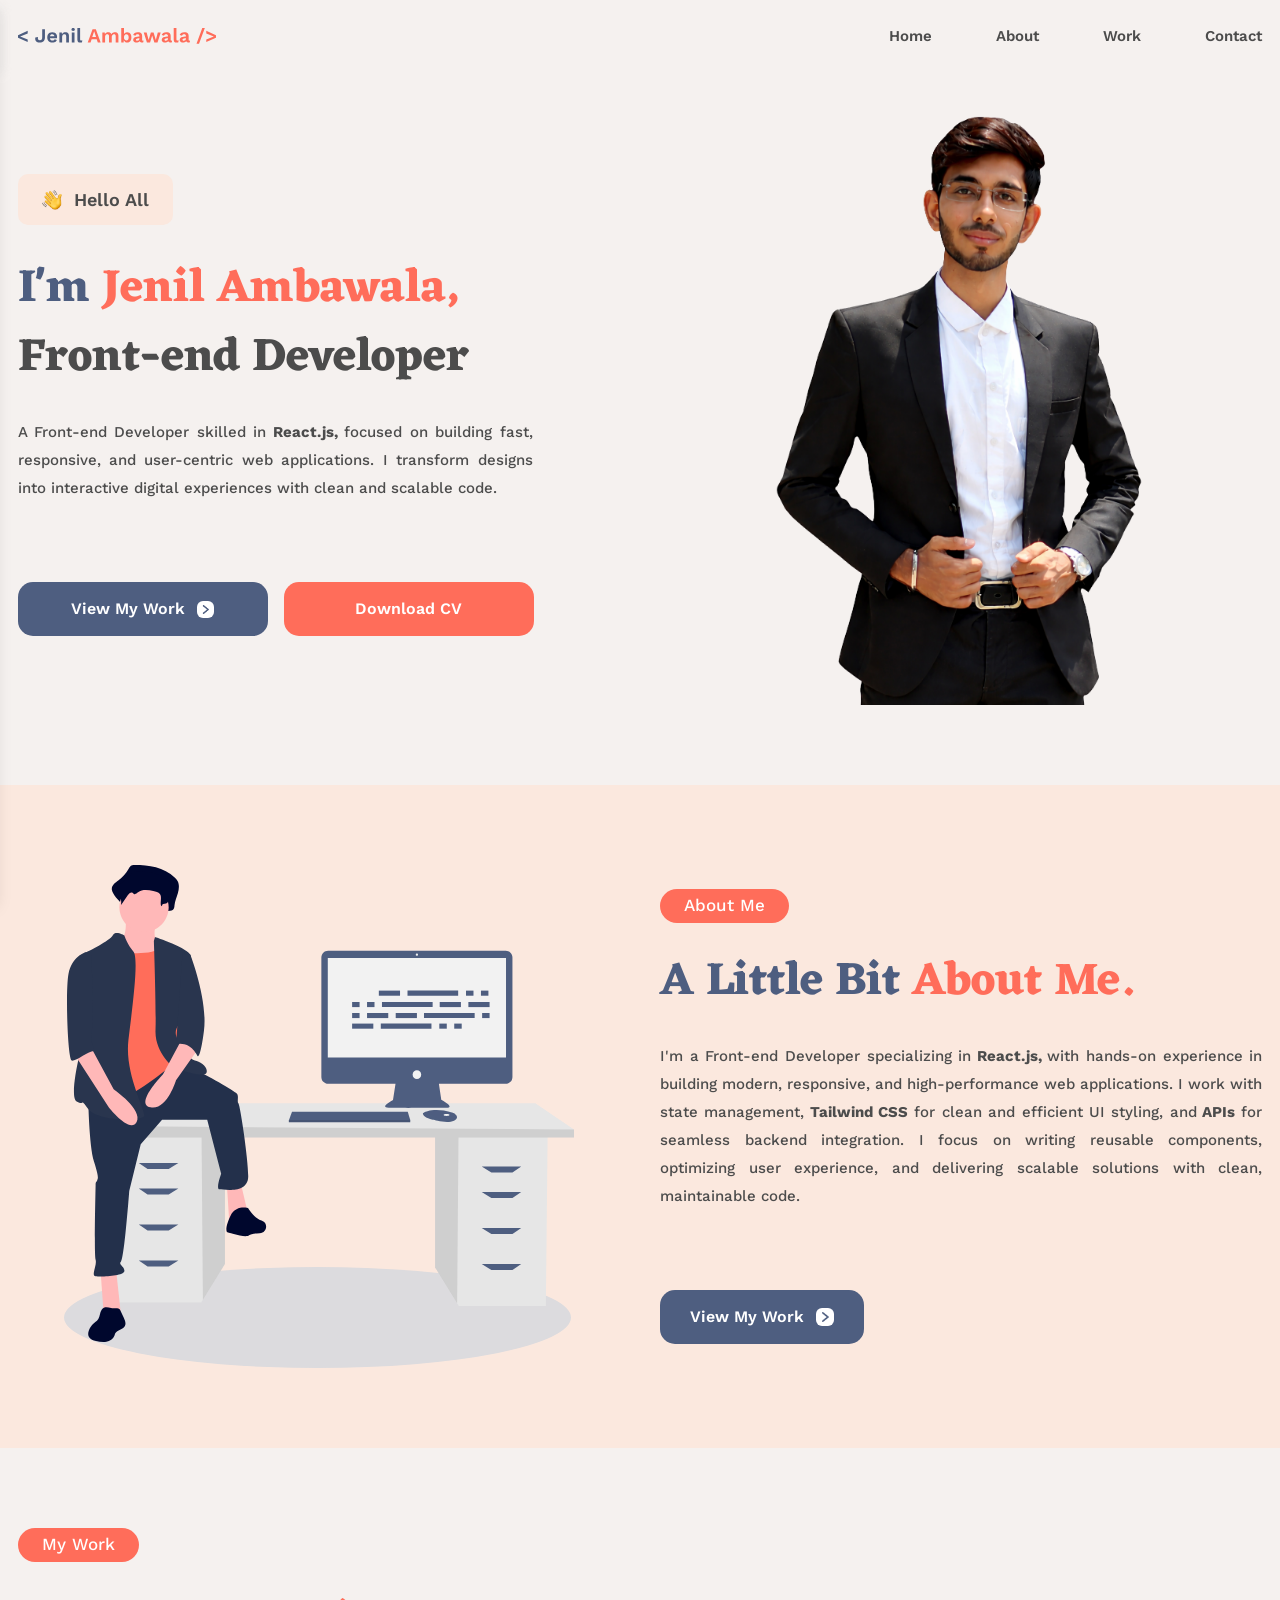
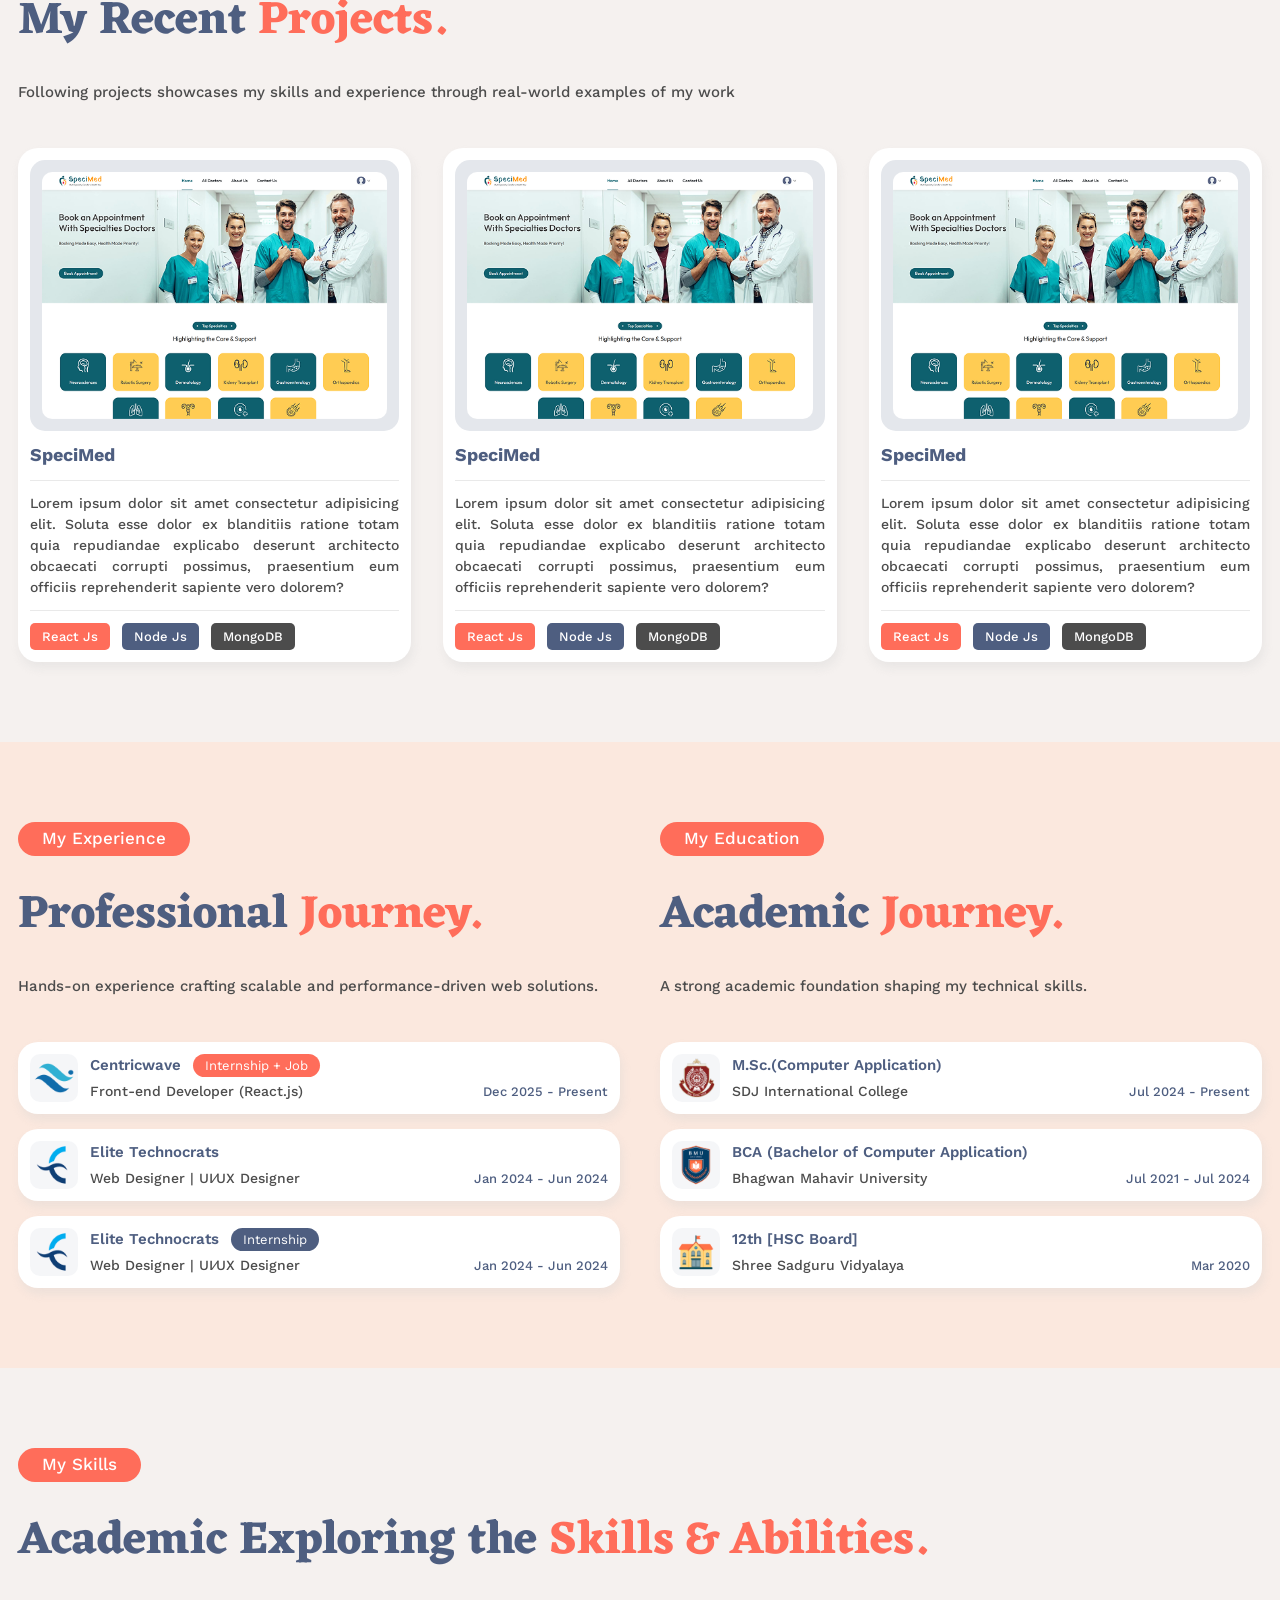
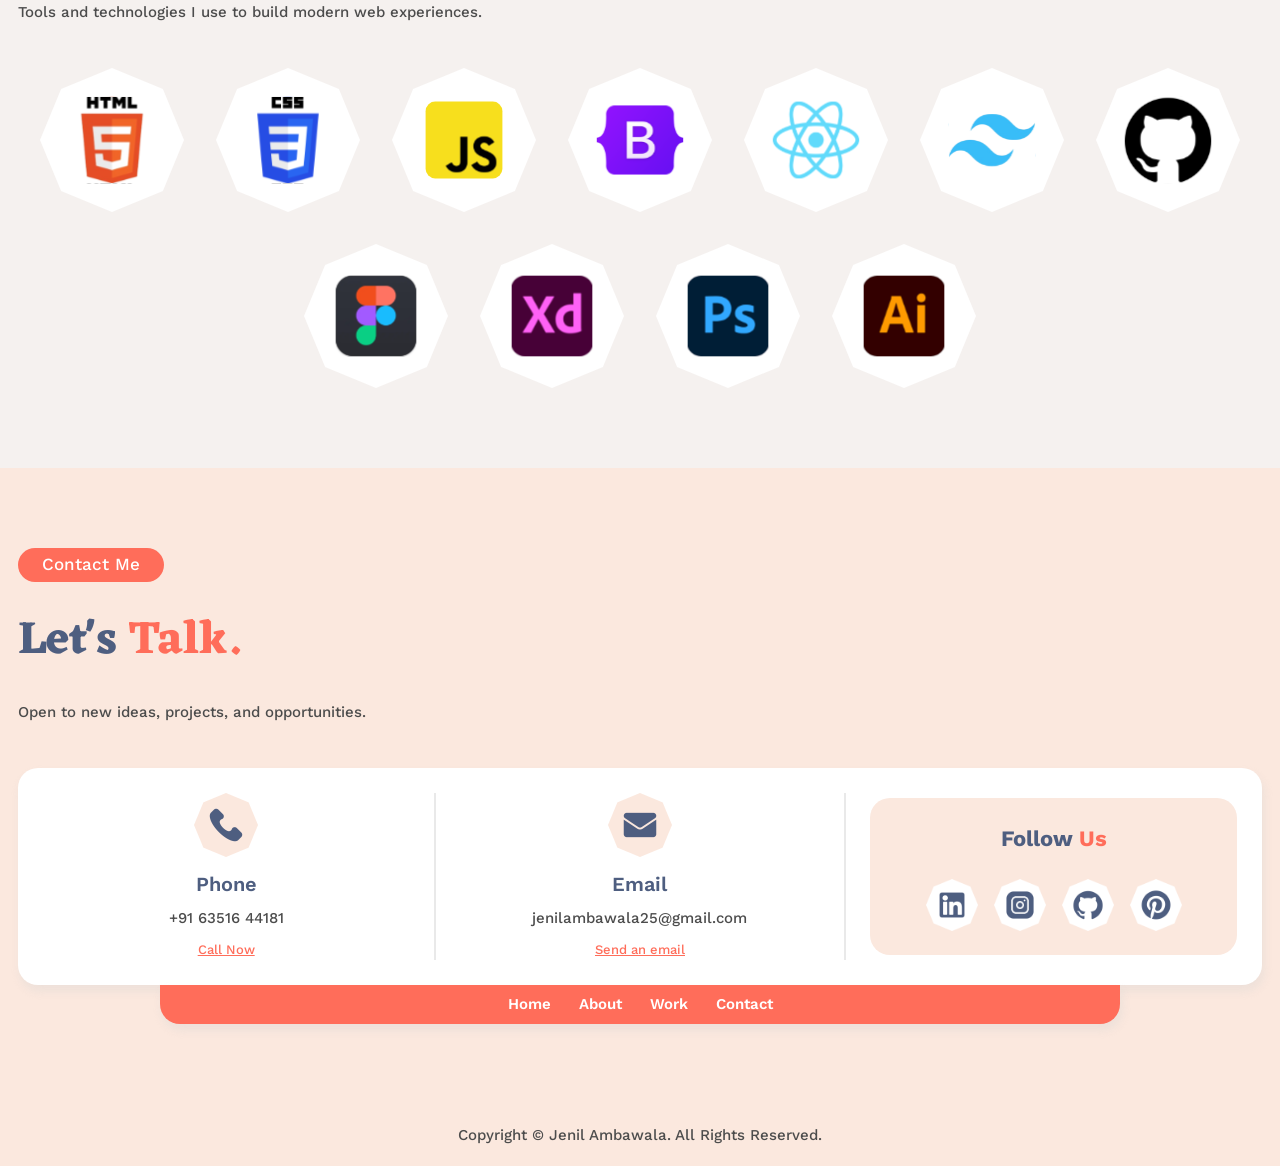
<file: index.html>
<!doctype html>
<html lang="en">
  <head>
    <meta charset="UTF-8" />
    <link rel="icon" type="image/svg+xml" href="/vite.svg" />
    <meta name="viewport" content="width=device-width, initial-scale=1.0, maximum-scale=1.0, user-scalable=0, shrink-to-fit=no" />
    <title>Jenil Ambawala | Front-end Developer (React.js)</title>
    <script type="module" crossorigin src="/assets/index-CHTyI_jz.js"></script>
    <link rel="stylesheet" crossorigin href="/assets/index-9iFeL511.css">
  </head>
  <body>
    <div id="root"></div>
  </body>
</html>
</file>
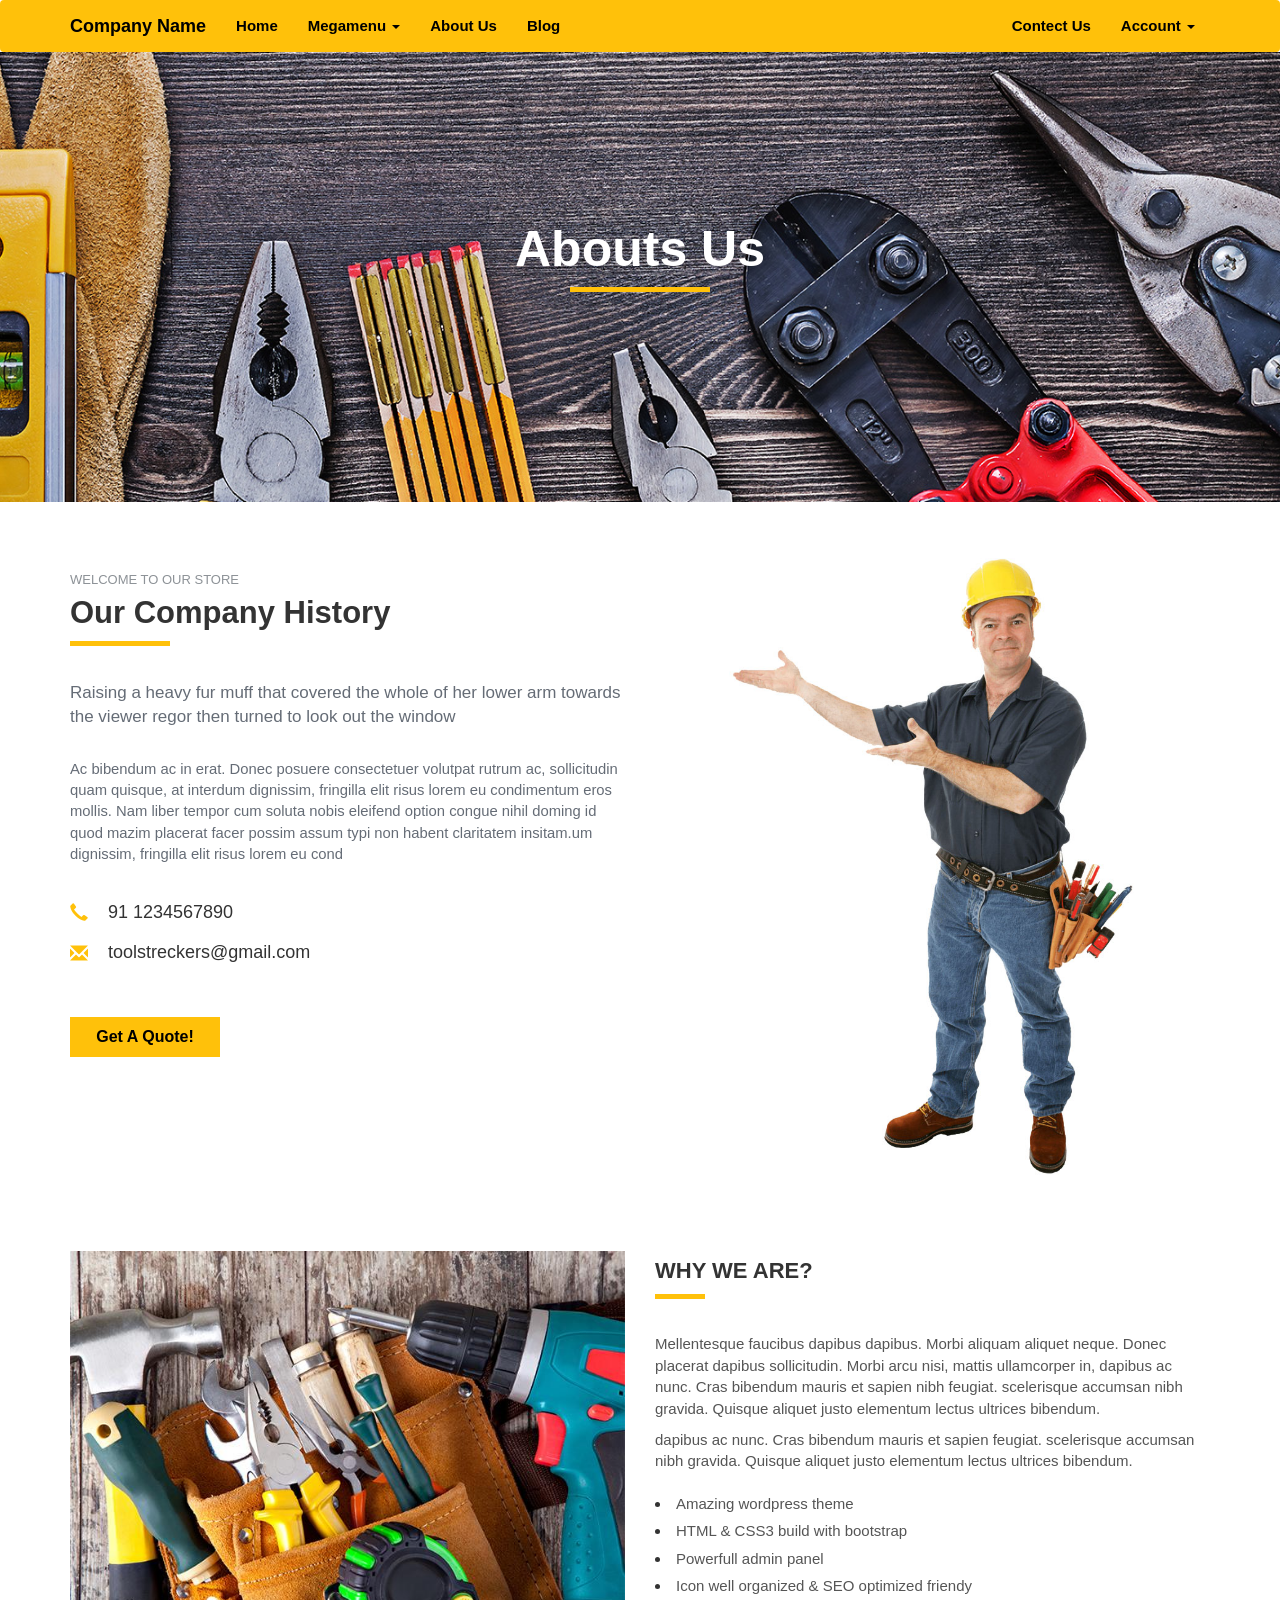
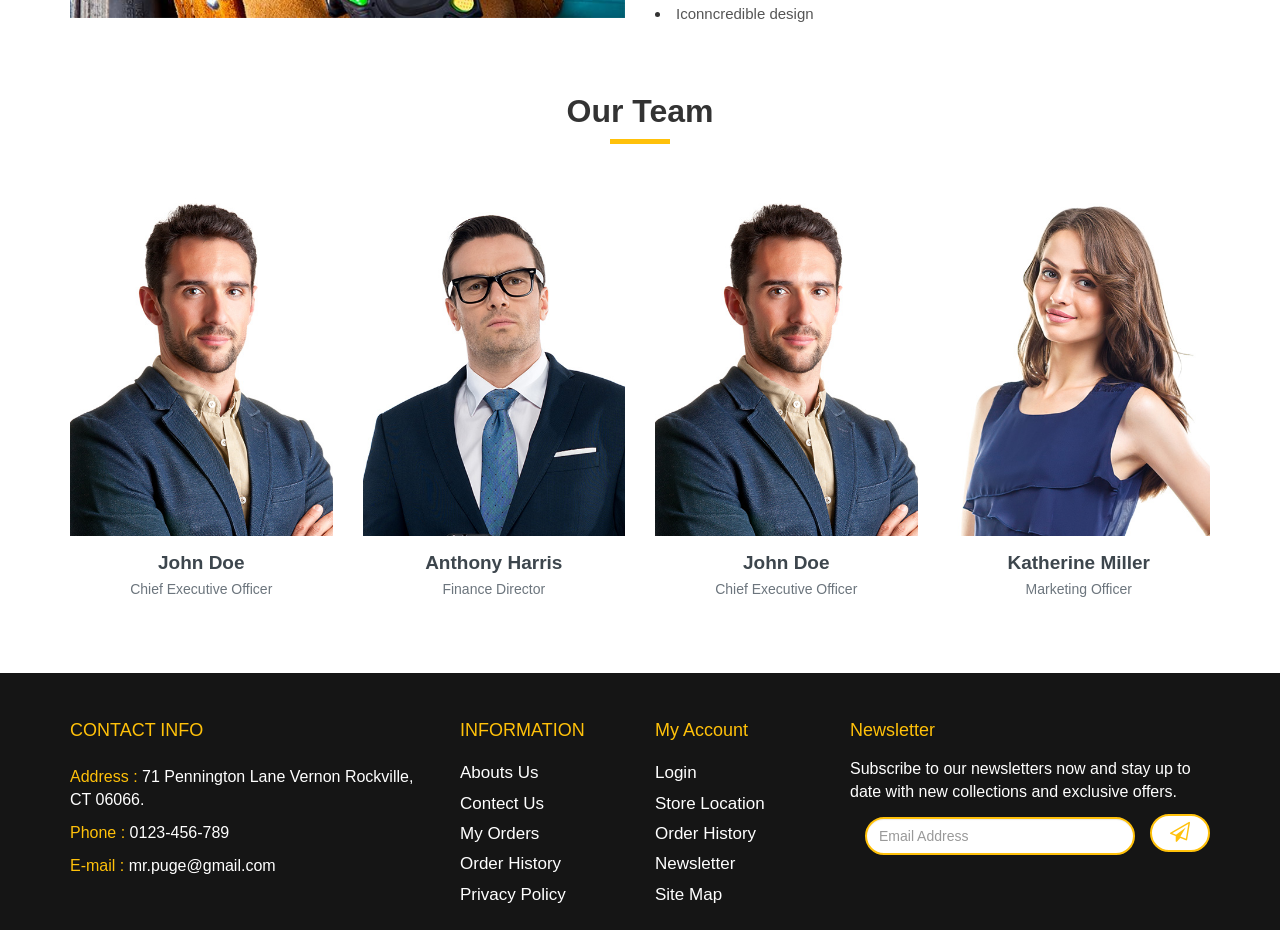
<file: Abouts.html>
<!DOCTYPE html>
<html>
<head>
  <meta charset="utf-8" />
  <meta name="viewport" content="width=device-width, initial-scale=1.0">
	<title>Abouts Us</title>
	<link rel="stylesheet" type="text/css" href="css/bootstrap.min.css">
  <link rel="stylesheet" type="text/css" href="style.css">
  <script src="https://ajax.googleapis.com/ajax/libs/jquery/3.5.1/jquery.min.js"></script>
  <link rel="stylesheet" href="https://cdnjs.cloudflare.com/ajax/libs/font-awesome/4.7.0/css/font-awesome.min.css">
</head>
<body>


  <nav class="navbar navbar-default">
  <div class="container">
    <!-- Brand and toggle get grouped for better mobile display -->
    <div class="navbar-header">
      <button type="button" class="navbar-toggle collapsed" data-toggle="collapse" data-target="#bs-example-navbar-collapse-1" aria-expanded="false">
        <span class="sr-only">Toggle navigation</span>
        <span class="icon-bar"></span>
        <span class="icon-bar"></span>
        <span class="icon-bar"></span>
      </button>
      <a class="navbar-brand" href="#">Company Name</a>
    </div>

    <!-- Collect the nav links, forms, and other content for toggling -->
    <div class="collapse navbar-collapse" id="bs-example-navbar-collapse-1">
      <ul class="nav navbar-nav">
        <li><a href="#">Home</a></li>
        <li class="dropdown" id="d-1">
          <a href="#" class="dropdown-toggle" data-toggle="dropdown" role="button" aria-haspopup="true" aria-expanded="false" id="">Megamenu <span class="caret"></span></a>
          <ul class="dropdown-menu" id="d-1-1">
            <li><a href="#">Action</a></li>
            <li><a href="#">Another action</a></li>
            <li><a href="#">Something else here</a></li>
            <li role="separator" class="divider"></li>
            <li><a href="#">Separated link</a></li>
            <li role="separator" class="divider"></li>
            <li><a href="#">One more separated link</a></li>
          </ul>
        </li>
        <li><a href="Abouts.html">About Us</a></li>
        <li><a href="Blog.html">Blog</a></li>
      </ul>
      <ul class="nav navbar-nav navbar-right">
        <li><a href="Contect Us.html">Contect Us</a></li>
        <li class="dropdown" id="d-2">
          <a href="#" class="dropdown-toggle" data-toggle="dropdown" role="button" aria-haspopup="true" aria-expanded="false">Account <span class="caret" id="demo"></span></a>
          <ul class="dropdown-menu" id="d-2-2">
            <li><a href="Login.html">Login</a></li>
            <li><a href="#">Edit Profile</a></li>
            <li><a href="#">Something else here</a></li>
            <li role="separator" class="divider"></li>
            <li><a href="#">Separated link</a></li>
          </ul>
        </li>
      </ul>
    </div><!-- /.navbar-collapse -->
  </div><!-- /.container-fluid -->
</nav>

	


  <div class="parallax">
    <div class="container-px">
      <div class="parallax-heading text-center">
        <h3>Abouts Us</h3><hr>
      </div>
    </div>
  </div>

  <div class="container our-store">
    <div class="row">
      <div class="col-md-6 our-store-dt">
        <div class="store-heading">
          <h3>WELCOME TO OUR STORE</h3>
          <h2>Our Company History</h2><hr>  
        </div><br><br>
        <div class="paregraph">
          <p class="p-1">
            Raising a heavy fur muff that covered the whole of her lower arm towards the viewer regor then turned to look out the window
          </p>
          <p class="p-2">
            Ac bibendum ac in erat. Donec posuere consectetuer volutpat rutrum ac, sollicitudin quam quisque, at interdum dignissim, fringilla elit risus lorem eu condimentum eros mollis. Nam liber tempor cum soluta nobis eleifend option congue nihil doming id quod mazim placerat facer possim assum typi non habent claritatem insitam.um dignissim, fringilla elit risus lorem eu cond
          </p>
          <div class="contect">
            <div class="media">
              <div class="media-left">
                <a href="#">
                  <span class="glyphicon glyphicon-earphone" aria-hidden="true"></span>
                </a>
                </div>
                <div class="media-body">
                  <h4 class="media-heading">91 1234567890</h4>
                </div>
              </div>
              <div class="media">
              <div class="media-left">
                <a href="#">
                  <span class="glyphicon glyphicon-envelope" aria-hidden="true"></span>
                </a>
                </div>
                <div class="media-body">
                  <h4 class="media-heading">toolstreckers@gmail.com</h4>
                </div>
              </div>
              <button>Get A Quote!</button>
          </div>
        </div>
      </div>
      <div class="col-md-6 store-img">
        <img src="images/Our Company.jpg" width="100%;">
      </div>
    </div>
  </div>

  <div class="container about-info">
    <div class="row">
      <div class="col-md-6 about-info-img">
        <img src="images/Tools Kit.jpg" width="100%;">
      </div>
      <div class="col-md-6 about-info-dt">
        <div class="heading">
          <h3>WHY WE ARE?</h3><hr>
        </div><br><br>
        <p class="paregraph-dt-1">
          Mellentesque faucibus dapibus dapibus. Morbi aliquam aliquet neque. Donec placerat dapibus sollicitudin. Morbi arcu nisi, mattis ullamcorper in, dapibus ac nunc. Cras bibendum mauris et sapien nibh feugiat. scelerisque accumsan nibh gravida. Quisque aliquet justo elementum lectus ultrices bibendum.
        </p>
        <p class="paregraph-dt-2">
          dapibus ac nunc. Cras bibendum mauris et sapien feugiat. scelerisque accumsan nibh gravida. Quisque aliquet justo elementum lectus ultrices bibendum.
        </p>
        <div class="list">
          <li><a href="#">Amazing wordpress theme</a></li>
          <li><a href="#">HTML & CSS3 build with bootstrap</a></li>
          <li><a href="#">Powerfull admin panel</a></li>
          <li><a href="#">Icon well organized & SEO optimized friendy</a></li>
          <li><a href="#">Iconncredible design</a></li>
        </div>
      </div>
    </div>
  </div><br>

  <div class="container team">
    <div class="team-heading text-center">
      <h3>Our Team</h3><hr>
    </div>
    <div class="row">
      <div class="col-md-3 tools-team">
        <div class="card">
          <div class="card-body text-center">
            <img src="images/team-1.jpg" width="100%;">
            <h6>John Doe</h6>
            <p>Chief Executive Officer</p>
          </div>
        </div>
      </div>
      <div class="col-md-3 tools-team">
        <div class="card">
          <div class="card-body text-center">
            <img src="images/team-3.jpg" width="100%;">
            <h6>Anthony Harris</h6>
            <p>Finance Director</p>
          </div>
        </div>
      </div>
      <div class="col-md-3 tools-team">
        <div class="card">
          <div class="card-body text-center">
            <img src="images/team-1.jpg" width="100%;">
            <h6>John Doe</h6>
            <p>Chief Executive Officer</p>
          </div>
        </div>
      </div>
      <div class="col-md-3 tools-team">
        <div class="card">
          <div class="card-body text-center">
            <img src="images/team-2.jpg" width="100%;">
            <h6>Katherine Miller</h6>
            <p>Marketing Officer</p>
          </div>
        </div>
      </div>
    </div>
  </div>


  <div class="container-fluid futter">
        <div class="row">
            <div class="container futter-name">
                <div class="row">
                    <div class="col-md-4 contect">
                        <h6>CONTACT INFO</h6>
                        <p class="address">Address : <span>71 Pennington Lane Vernon Rockville, CT 06066.</span></p>
                        <p class="phon">Phone : <span>0123-456-789</span></p>
                        <p class="E-mail">E-mail : <span>mr.puge@gmail.com</span></p>
                    </div>
                    <div class="col-md-2 products">
                        <h6>INFORMATION</h6>
                        <li><a href="#">Abouts Us</a></li>
                        <li><a href="#">Contect Us</a></li>
                        <li><a href="#">My Orders</a></li>
                        <li><a href="#">Order History</a></li>
                        <li><a href="#">Privacy Policy</a></li>
                    </div>
                    <div class="col-md-2 Account">
                        <h6>My Account</h6>
                        <li><a href="#">Login</a></li>
                        <li><a href="#">Store Location</a></li>
                        <li><a href="#">Order History</a></li>
                        <li><a href="#">Newsletter</a></li>
                        <li><a href="#">Site Map</a></li>
                    </div>
                    <div class="col-md-4 Newslater">
                        <h6>Newsletter</h6>
                        <p class="text">
                            Subscribe to our newsletters now and stay up to date with new collections and exclusive offers.
                        </p>
                        <form class="form-name">
                            <div class="form-group col-md-10">
                                <input type="text" class="form-control" placeholder="Email Address">
                            </div>
                            <button type="submit" class="btn btn-default col-md-2"><i class="fa fa-paper-plane-o" style="font-size:20px; color: #ffc10a;"></i></button>
                        </form>
                    </div>
                </div>
            </div>
        </div><br>
    </div>
    
  <script type="text/javascript" src="min.js"></script>
	<script type="text/javascript" src="js/jquery-3.5.1.min.js"></script>
  <script type="text/javascript" src="js/bootstrap.min.js"></script>

</body>
</html>
</file>
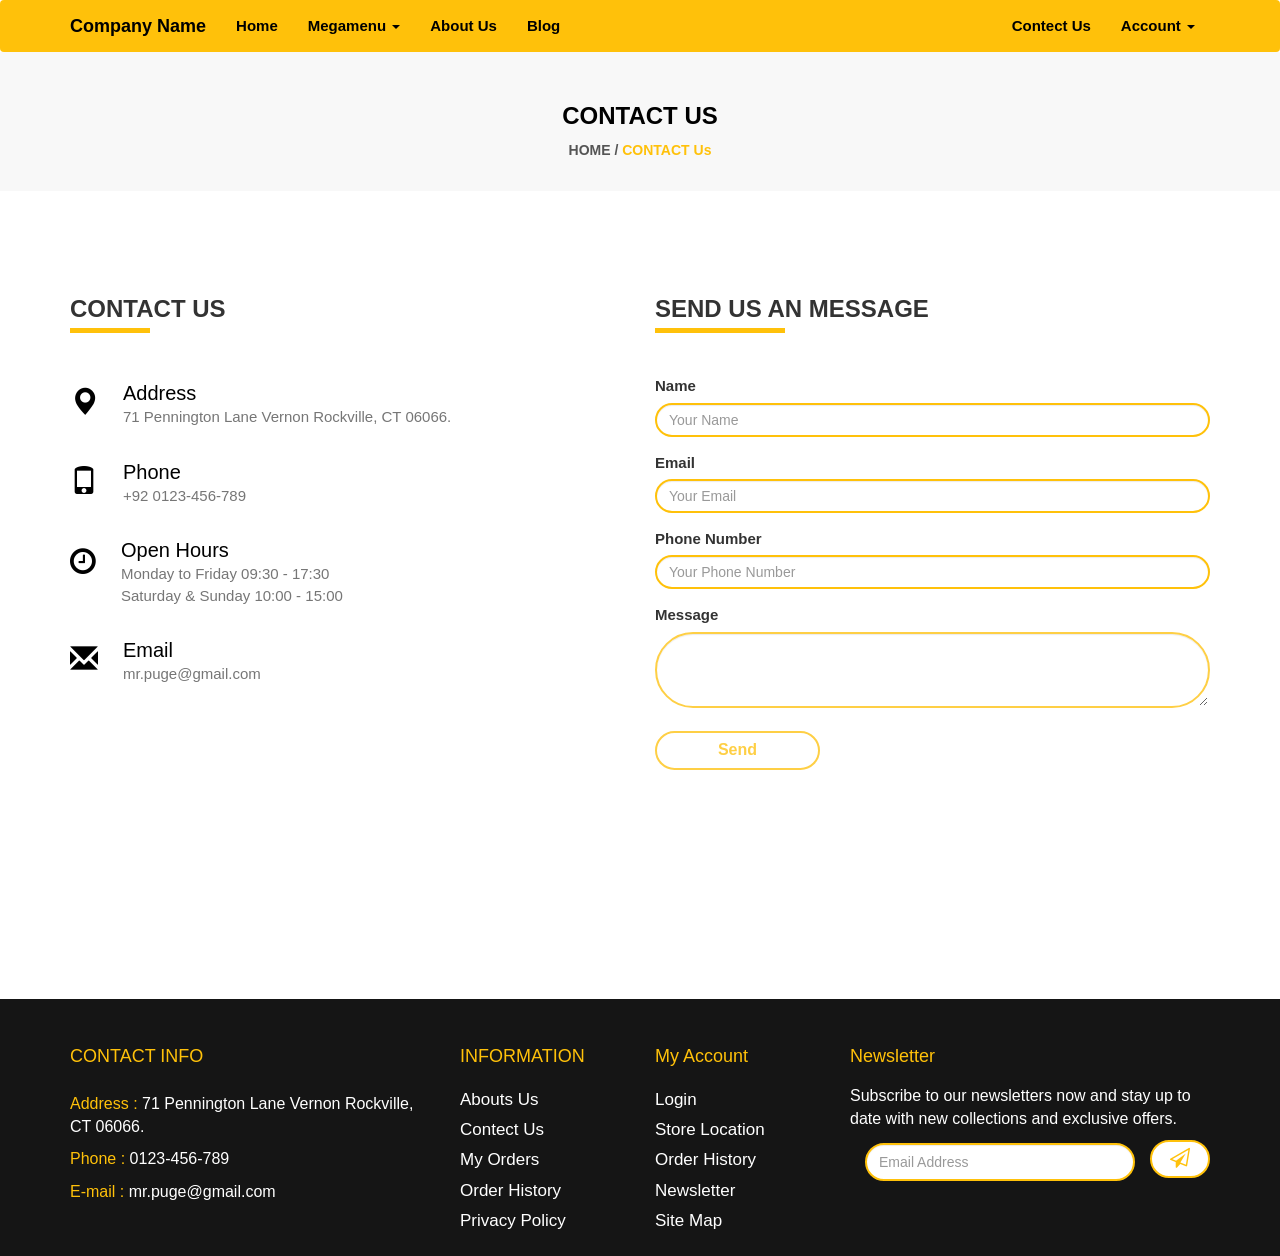
<file: Contect Us.html>
<!DOCTYPE html>
<html>
<head>
  <meta charset="utf-8" />
  <meta name="viewport" content="width=device-width, initial-scale=1.0">
	<title>Contect Us</title>
	<link rel="stylesheet" type="text/css" href="css/bootstrap.min.css">
	<link rel="stylesheet" type="text/css" href="style.css">
  <script src="https://ajax.googleapis.com/ajax/libs/jquery/3.5.1/jquery.min.js"></script>
  <link rel="stylesheet" href="https://cdnjs.cloudflare.com/ajax/libs/font-awesome/4.7.0/css/font-awesome.min.css">
</head>
<body>

	<nav class="navbar navbar-default">
  <div class="container">
    <!-- Brand and toggle get grouped for better mobile display -->
    <div class="navbar-header">
      <button type="button" class="navbar-toggle collapsed" data-toggle="collapse" data-target="#bs-example-navbar-collapse-1" aria-expanded="false">
        <span class="sr-only">Toggle navigation</span>
        <span class="icon-bar"></span>
        <span class="icon-bar"></span>
        <span class="icon-bar"></span>
      </button>
      <a class="navbar-brand" href="#">Company Name</a>
    </div>

    <!-- Collect the nav links, forms, and other content for toggling -->
    <div class="collapse navbar-collapse" id="bs-example-navbar-collapse-1">
      <ul class="nav navbar-nav">
        <li><a href="#">Home</a></li>
        <li class="dropdown" id="d-1">
          <a href="#" class="dropdown-toggle" data-toggle="dropdown" role="button" aria-haspopup="true" aria-expanded="false" id="">Megamenu <span class="caret"></span></a>
          <ul class="dropdown-menu" id="d-1-1">
            <li><a href="#">Action</a></li>
            <li><a href="#">Another action</a></li>
            <li><a href="#">Something else here</a></li>
            <li role="separator" class="divider"></li>
            <li><a href="#">Separated link</a></li>
            <li role="separator" class="divider"></li>
            <li><a href="#">One more separated link</a></li>
          </ul>
        </li>
        <li><a href="Abouts.html">About Us</a></li>
        <li><a href="Blog.html">Blog</a></li>
      </ul>
      <ul class="nav navbar-nav navbar-right">
        <li><a href="Contect Us.html">Contect Us</a></li>
        <li class="dropdown" id="d-2">
          <a href="#" class="dropdown-toggle" data-toggle="dropdown" role="button" aria-haspopup="true" aria-expanded="false">Account <span class="caret" id="demo"></span></a>
          <ul class="dropdown-menu" id="d-2-2">
            <li><a href="Login.html">Login</a></li>
            <li><a href="#">Edit Profile</a></li>
            <li><a href="#">Something else here</a></li>
            <li role="separator" class="divider"></li>
            <li><a href="#">Separated link</a></li>
          </ul>
        </li>
      </ul>
    </div><!-- /.navbar-collapse -->
  </div><!-- /.container-fluid -->
</nav>

    <div class="container-fluid myblog">
      <div class="Blog-dt text-center">
        <h3>CONTACT US</h3>
        <a href="#" class="blog-info-1">HOME / <span>CONTACT Us</span></a>
      </div>
    </div>

    <div class="container Contectus">
      <div class="row" style="margin-top: 3px;">
        <div class="col-md-6 Contect-info">
          <h3 class="main">CONTACT US</h3><hr><br>
          <div class="Contect-data">
            <div class="media">
              <div class="media-left">
                <span class="glyphicon glyphicon-map-marker" aria-hidden="true"></span>
              </div>
              <div class="media-body">
                <h4 class="media-heading">Address</h4>
                <h3 class="media-heading">71 Pennington Lane Vernon Rockville, CT 06066.</h3>
              </div>
            </div>
          </div>
          <div class="Contect-data">
            <div class="media">
              <div class="media-left">
                <span class="glyphicon glyphicon-phone" aria-hidden="true"></span>
              </div>
              <div class="media-body">
                <h4 class="media-heading">Phone</h4>
                <h3 class="media-heading">+92 0123-456-789</h3>
              </div>
            </div>
          </div>
          <div class="Contect-data">
            <div class="media">
              <div class="media-left">
                <i class="fa fa-clock-o"></i>
              </div>
              <div class="media-body">
                <h4 class="media-heading">Open Hours</h4>
                <h3 class="media-heading">Monday to Friday 09:30 - 17:30</h3>
                <h3 class="media-heading">Saturday & Sunday 10:00 - 15:00</h3>
              </div>
            </div>
          </div>
          <div class="Contect-data">
            <div class="media">
              <div class="media-left">
                <span class="glyphicon glyphicon-envelope" aria-hidden="true"></span>
              </div>
              <div class="media-body">
                <h4 class="media-heading">Email</h4>
                <h3 class="media-heading">mr.puge@gmail.com</h3>
              </div>
            </div>
          </div>
        </div>
        <div class="col-md-6 Contect-massage">
          <h3 class="main1">SEND US AN MESSAGE</h3><hr><br><br>
          <form class="form-1">
              <div class="form-group">
                <label for="exampleFormControlInput1">Name</label>
                <input type="email" class="form-control" id="exampleFormControlInput1" placeholder="Your Name">
              </div>
              <div class="form-group">
                <label for="exampleFormControlInput1">Email</label>
                <input type="email" class="form-control" id="exampleFormControlInput1" placeholder="Your Email">
              </div>
              <div class="form-group">
                <label for="exampleFormControlInput1">Phone Number</label>
                <input type="email" class="form-control" id="exampleFormControlInput1" placeholder="Your Phone Number">
              </div>
              <div class="form-group1">
                <label for="exampleFormControlTextarea2">Message</label>
                <textarea class="form-control" id="exampleFormControlTextarea1" rows="3"></textarea>
              </div><br>
              <div class="form-group button">
                <button>Send</button>
              </div>
            </form>
        </div>
      </div>
    </div>

    <div class="container-fluid goolemap">
      <div class="row">
         <div style="width: 100%; margin-top: 50px; height: 100px;">
           <iframe src="https://www.google.com/maps/embed?pb=!1m16!1m12!1m3!1d2965.0824050173574!2d-93.63905729999999!3d41.998507000000004!2m3!1f0!2f0!3f0!3m2!1i1024!2i768!4f13.1!2m1!1sWebFilings%2C+University+Boulevard%2C+Ames%2C+IA!5e0!3m2!1sen!2sus!4v1390839289319" width="100%" height="200" frameborder="0" style="border:0"></iframe>
        </div>
      </div>
    </div>


    <div class="container-fluid futter">
        <div class="row">
            <div class="container futter-name">
                <div class="row">
                    <div class="col-md-4 contect">
                        <h6>CONTACT INFO</h6>
                        <p class="address">Address : <span>71 Pennington Lane Vernon Rockville, CT 06066.</span></p>
                        <p class="phon">Phone : <span>0123-456-789</span></p>
                        <p class="E-mail">E-mail : <span>mr.puge@gmail.com</span></p>
                    </div>
                    <div class="col-md-2 products">
                        <h6>INFORMATION</h6>
                        <li><a href="#">Abouts Us</a></li>
                        <li><a href="#">Contect Us</a></li>
                        <li><a href="#">My Orders</a></li>
                        <li><a href="#">Order History</a></li>
                        <li><a href="#">Privacy Policy</a></li>
                    </div>
                    <div class="col-md-2 Account">
                        <h6>My Account</h6>
                        <li><a href="#">Login</a></li>
                        <li><a href="#">Store Location</a></li>
                        <li><a href="#">Order History</a></li>
                        <li><a href="#">Newsletter</a></li>
                        <li><a href="#">Site Map</a></li>
                    </div>
                    <div class="col-md-4 Newslater">
                        <h6>Newsletter</h6>
                        <p class="text">
                            Subscribe to our newsletters now and stay up to date with new collections and exclusive offers.
                        </p>
                        <form class="form-name">
                            <div class="form-group col-md-10">
                                <input type="text" class="form-control" placeholder="Email Address">
                            </div>
                            <button type="submit" class="btn btn-default col-md-2"><i class="fa fa-paper-plane-o" style="font-size:20px; color: #ffc10a;"></i></button>
                        </form>
                    </div>
                </div>
            </div>
        </div><br>
    </div>

	  <script type="text/javascript" src="min.js"></script>
    <script type="text/javascript" src="js/jquery-3.5.1.min.js"></script>
    <script type="text/javascript" src="js/bootstrap.min.js"></script>

</body>
</html>
</file>
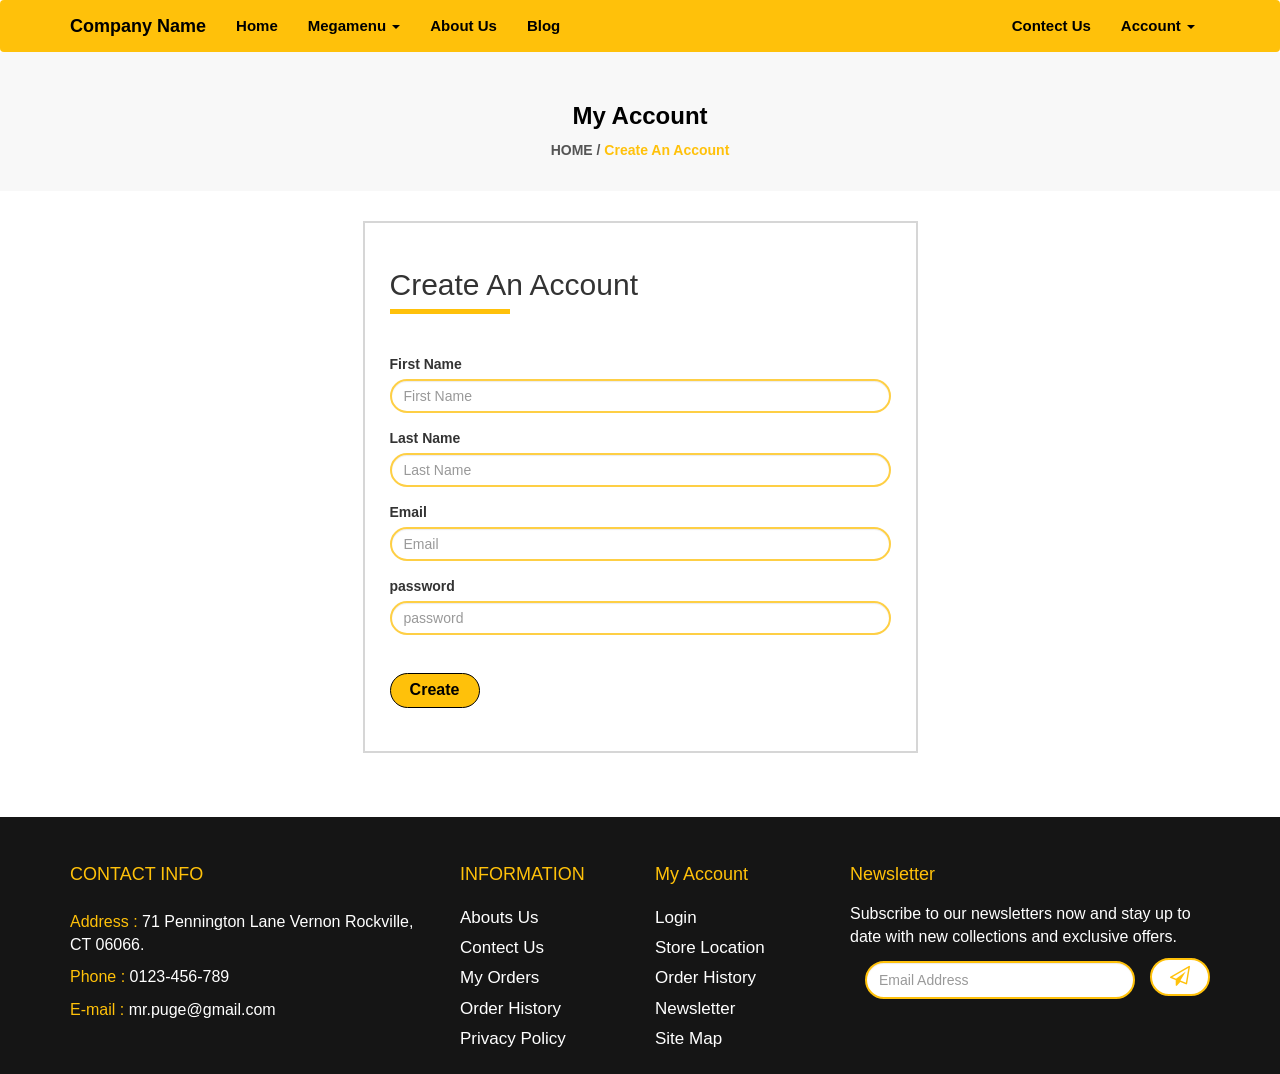
<file: Create An Account.html>
<!DOCTYPE html>
<html>
<head>
  <meta charset="utf-8" />
  <meta name="viewport" content="width=device-width, initial-scale=1.0">
  <title>Create An Account</title>
  <link rel="stylesheet" type="text/css" href="css/bootstrap.min.css">
  <link rel="stylesheet" type="text/css" href="style.css">
  <script src="https://ajax.googleapis.com/ajax/libs/jquery/3.5.1/jquery.min.js"></script>
  <link rel="stylesheet" href="https://cdnjs.cloudflare.com/ajax/libs/font-awesome/4.7.0/css/font-awesome.min.css">
</head>
<body>

    <nav class="navbar navbar-default">
  <div class="container">
    <!-- Brand and toggle get grouped for better mobile display -->
    <div class="navbar-header">
      <button type="button" class="navbar-toggle collapsed" data-toggle="collapse" data-target="#bs-example-navbar-collapse-1" aria-expanded="false">
        <span class="sr-only">Toggle navigation</span>
        <span class="icon-bar"></span>
        <span class="icon-bar"></span>
        <span class="icon-bar"></span>
      </button>
      <a class="navbar-brand" href="#">Company Name</a>
    </div>

    <!-- Collect the nav links, forms, and other content for toggling -->
    <div class="collapse navbar-collapse" id="bs-example-navbar-collapse-1">
      <ul class="nav navbar-nav">
        <li><a href="#">Home</a></li>
        <li class="dropdown" id="d-1">
          <a href="#" class="dropdown-toggle" data-toggle="dropdown" role="button" aria-haspopup="true" aria-expanded="false" id="">Megamenu <span class="caret"></span></a>
          <ul class="dropdown-menu" id="d-1-1">
            <li><a href="#">Action</a></li>
            <li><a href="#">Another action</a></li>
            <li><a href="#">Something else here</a></li>
            <li role="separator" class="divider"></li>
            <li><a href="#">Separated link</a></li>
            <li role="separator" class="divider"></li>
            <li><a href="#">One more separated link</a></li>
          </ul>
        </li>
        <li><a href="Abouts.html">About Us</a></li>
        <li><a href="Blog.html">Blog</a></li>
      </ul>
      <ul class="nav navbar-nav navbar-right">
        <li><a href="Contect Us.html">Contect Us</a></li>
        <li class="dropdown" id="d-2">
          <a href="#" class="dropdown-toggle" data-toggle="dropdown" role="button" aria-haspopup="true" aria-expanded="false">Account <span class="caret" id="demo"></span></a>
          <ul class="dropdown-menu" id="d-2-2">
            <li><a href="Login.html">Login</a></li>
            <li><a href="#">Edit Profile</a></li>
            <li><a href="#">Something else here</a></li>
            <li role="separator" class="divider"></li>
            <li><a href="#">Separated link</a></li>
          </ul>
        </li>
      </ul>
    </div><!-- /.navbar-collapse -->
  </div><!-- /.container-fluid -->
</nav> 
   


    <div class="container-fluid myblog">
      <div class="Blog-dt text-center">
        <h3>My Account</h3>
        <a href="#" class="blog-info-1">HOME / <span>Create An Account</span></a>
      </div>
    </div>

    <div class="container New-Account">
      <div class="row">
        <div class="col-md-3 Account-dt"></div>

      <div class="col-md-6 Account-dt">
        <div class="card">
          <div class="card-body">
            <h2 class="MyAccount-login">Create An Account</h2><hr><br><br>
            <div class="Account-form">
              <div class="form-group">
              <label for="exampleInputEmail1">First Name</label>
              <input type="email" class="form-control" id="exampleInputEmail1" placeholder="First Name">
              </div>
              <div class="form-group">
                <label for="exampleInputPassword1">Last Name</label>
                <input type="password" class="form-control" id="exampleInputPassword1" placeholder="Last Name">
              </div>
              <div class="form-group">
                <label for="exampleInputPassword1">Email</label>
                <input type="password" class="form-control" id="exampleInputPassword1" placeholder="Email">
              </div>
              <div class="form-group">
                <label for="exampleInputPassword1">password</label>
                <input type="password" class="form-control" id="exampleInputPassword1" placeholder="password">
              </div>
              <div class="Account-button">
                <button>Create</button>
              </div>
            </div>
          </div>
        </div>
        </div>

        <div class="col-md-3 Account-dt"></div>
      </div>
    </div>

    <div class="container-fluid futter">
        <div class="row">
            <div class="container futter-name">
                <div class="row">
                    <div class="col-md-4 contect">
                        <h6>CONTACT INFO</h6>
                        <p class="address">Address : <span>71 Pennington Lane Vernon Rockville, CT 06066.</span></p>
                        <p class="phon">Phone : <span>0123-456-789</span></p>
                        <p class="E-mail">E-mail : <span>mr.puge@gmail.com</span></p>
                    </div>
                    <div class="col-md-2 products">
                        <h6>INFORMATION</h6>
                        <li><a href="#">Abouts Us</a></li>
                        <li><a href="#">Contect Us</a></li>
                        <li><a href="#">My Orders</a></li>
                        <li><a href="#">Order History</a></li>
                        <li><a href="#">Privacy Policy</a></li>
                    </div>
                    <div class="col-md-2 Account">
                        <h6>My Account</h6>
                        <li><a href="#">Login</a></li>
                        <li><a href="#">Store Location</a></li>
                        <li><a href="#">Order History</a></li>
                        <li><a href="#">Newsletter</a></li>
                        <li><a href="#">Site Map</a></li>
                    </div>
                    <div class="col-md-4 Newslater">
                        <h6>Newsletter</h6>
                        <p class="text">
                            Subscribe to our newsletters now and stay up to date with new collections and exclusive offers.
                        </p>
                        <form class="form-name">
                            <div class="form-group col-md-10">
                                <input type="text" class="form-control" placeholder="Email Address">
                            </div>
                            <button type="submit" class="btn btn-default col-md-2"><i class="fa fa-paper-plane-o" style="font-size:20px; color: #ffc10a;"></i></button>
                        </form>
                    </div>
                </div>
            </div>
        </div><br>
    </div>

  <script type="text/javascript" src="min.js"></script>
  <script type="text/javascript" src="js/jquery-3.5.1.min.js"></script>
  <script type="text/javascript" src="js/bootstrap.min.js"></script>

</body>
</html>
</file>
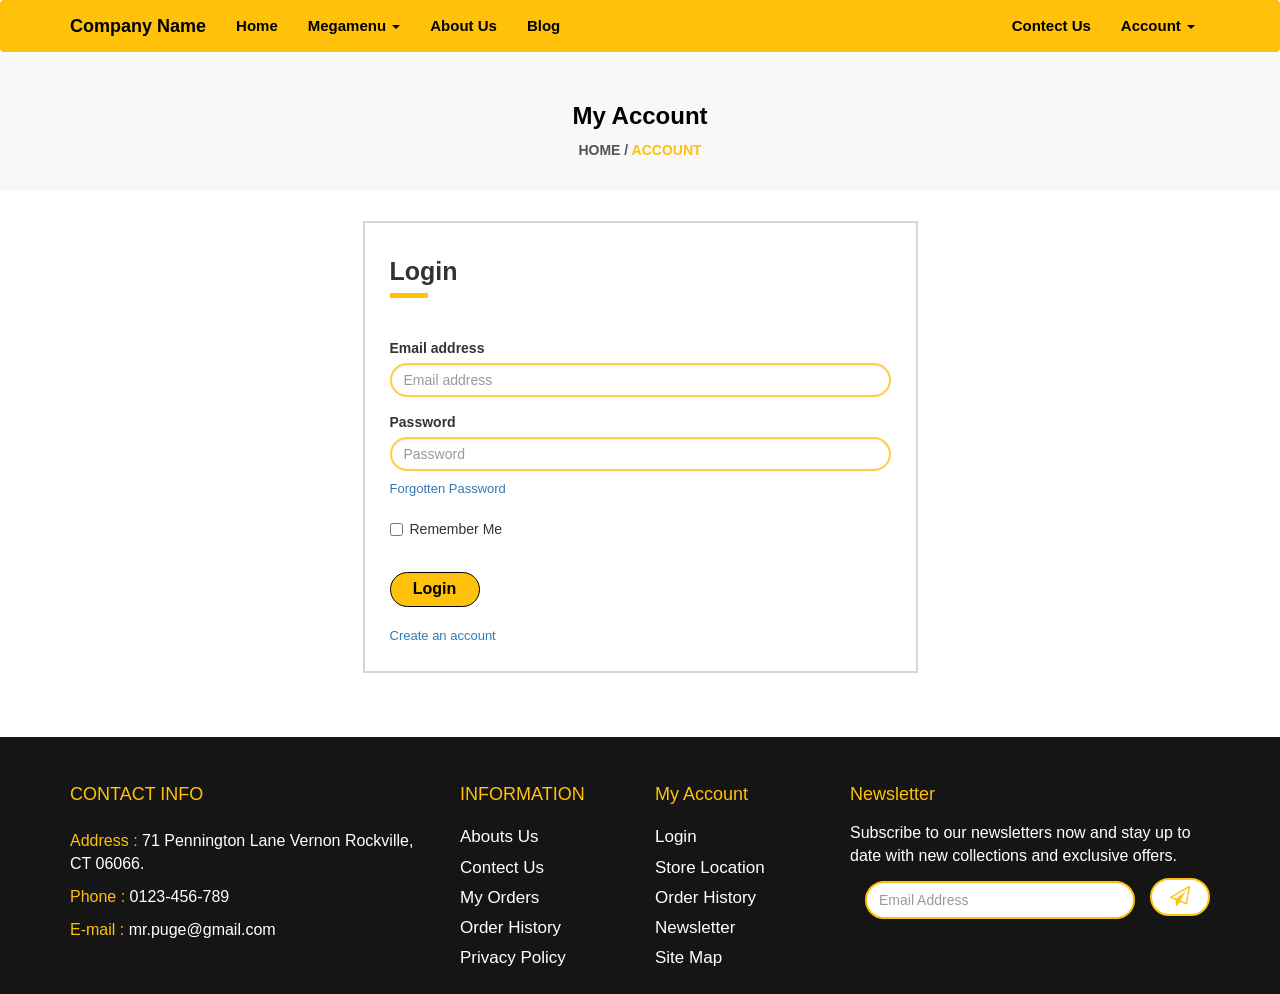
<file: Login.html>
<!DOCTYPE html>
<html>
<head>
  <meta charset="utf-8" />
  <meta name="viewport" content="width=device-width, initial-scale=1.0">
  <title>Login</title>
  <link rel="stylesheet" type="text/css" href="css/bootstrap.min.css">
  <link rel="stylesheet" type="text/css" href="style.css">
  <script src="https://ajax.googleapis.com/ajax/libs/jquery/3.5.1/jquery.min.js"></script>
  <link rel="stylesheet" href="https://cdnjs.cloudflare.com/ajax/libs/font-awesome/4.7.0/css/font-awesome.min.css">
</head>
<body>

  <nav class="navbar navbar-default">
  <div class="container">
    <!-- Brand and toggle get grouped for better mobile display -->
    <div class="navbar-header">
      <button type="button" class="navbar-toggle collapsed" data-toggle="collapse" data-target="#bs-example-navbar-collapse-1" aria-expanded="false">
        <span class="sr-only">Toggle navigation</span>
        <span class="icon-bar"></span>
        <span class="icon-bar"></span>
        <span class="icon-bar"></span>
      </button>
      <a class="navbar-brand" href="#">Company Name</a>
    </div>

    <!-- Collect the nav links, forms, and other content for toggling -->
    <div class="collapse navbar-collapse" id="bs-example-navbar-collapse-1">
      <ul class="nav navbar-nav">
        <li><a href="#">Home</a></li>
        <li class="dropdown" id="d-1">
          <a href="#" class="dropdown-toggle" data-toggle="dropdown" role="button" aria-haspopup="true" aria-expanded="false" id="">Megamenu <span class="caret"></span></a>
          <ul class="dropdown-menu" id="d-1-1">
            <li><a href="#">Action</a></li>
            <li><a href="#">Another action</a></li>
            <li><a href="#">Something else here</a></li>
            <li role="separator" class="divider"></li>
            <li><a href="#">Separated link</a></li>
            <li role="separator" class="divider"></li>
            <li><a href="#">One more separated link</a></li>
          </ul>
        </li>
        <li><a href="Abouts.html">About Us</a></li>
        <li><a href="Blog.html">Blog</a></li>
      </ul>
      <ul class="nav navbar-nav navbar-right">
        <li><a href="Contect Us.html">Contect Us</a></li>
        <li class="dropdown" id="d-2">
          <a href="#" class="dropdown-toggle" data-toggle="dropdown" role="button" aria-haspopup="true" aria-expanded="false">Account <span class="caret" id="demo"></span></a>
          <ul class="dropdown-menu" id="d-2-2">
            <li><a href="Login.html">Login</a></li>
            <li><a href="#">Edit Profile</a></li>
            <li><a href="#">Something else here</a></li>
            <li role="separator" class="divider"></li>
            <li><a href="#">Separated link</a></li>
          </ul>
        </li>
      </ul>
    </div><!-- /.navbar-collapse -->
  </div><!-- /.container-fluid -->
</nav>

    <div class="container-fluid myblog">
      <div class="Blog-dt text-center">
        <h3>My Account</h3>
        <a href="#" class="blog-info-1">HOME / <span>ACCOUNT</span></a>
      </div>
    </div>

    <div class="container MyAccount">
      <div class="row">
        <div class="col-md-3 MyAccount-dt"></div>

      <div class="col-md-6 MyAccount-dt">
        <div class="card">
          <div class="card-body">
            <h2 class="MyAccount-login">Login</h2><hr><br><br>
            <div class="Account-form">
              <div class="form-group">
              <label for="exampleInputEmail1">Email address</label>
              <input type="email" class="form-control" id="exampleInputEmail1" placeholder="Email address">
              </div>
              <div class="form-group">
                <label for="exampleInputPassword1">Password</label>
                <input type="password" class="form-control" id="exampleInputPassword1" placeholder="Password">
              </div>
              <div class="f-password">
                <a href="#">Forgotten Password</a>
              </div>
              <div class="checkbox">
                <label>
                  <input type="checkbox"> Remember Me
                </label>
              </div>
              <div class="Account-button">
                <button>Login</button>
              </div>
              <div class="New-Account">
                <a href="Create An Account.html">Create an account</a>
              </div>
            </div>
          </div>
        </div>
        </div>

        <div class="col-md-3 MyAccount-dt"></div>
      </div>
    </div>

    <div class="container-fluid futter">
        <div class="row">
            <div class="container futter-name">
                <div class="row">
                    <div class="col-md-4 contect">
                        <h6>CONTACT INFO</h6>
                        <p class="address">Address : <span>71 Pennington Lane Vernon Rockville, CT 06066.</span></p>
                        <p class="phon">Phone : <span>0123-456-789</span></p>
                        <p class="E-mail">E-mail : <span>mr.puge@gmail.com</span></p>
                    </div>
                    <div class="col-md-2 products">
                        <h6>INFORMATION</h6>
                        <li><a href="#">Abouts Us</a></li>
                        <li><a href="#">Contect Us</a></li>
                        <li><a href="#">My Orders</a></li>
                        <li><a href="#">Order History</a></li>
                        <li><a href="#">Privacy Policy</a></li>
                    </div>
                    <div class="col-md-2 Account">
                        <h6>My Account</h6>
                        <li><a href="#">Login</a></li>
                        <li><a href="#">Store Location</a></li>
                        <li><a href="#">Order History</a></li>
                        <li><a href="#">Newsletter</a></li>
                        <li><a href="#">Site Map</a></li>
                    </div>
                    <div class="col-md-4 Newslater">
                        <h6>Newsletter</h6>
                        <p class="text">
                            Subscribe to our newsletters now and stay up to date with new collections and exclusive offers.
                        </p>
                        <form class="form-name">
                            <div class="form-group col-md-10">
                                <input type="text" class="form-control" placeholder="Email Address">
                            </div>
                            <button type="submit" class="btn btn-default col-md-2"><i class="fa fa-paper-plane-o" style="font-size:20px; color: #ffc10a;"></i></button>
                        </form>
                    </div>
                </div>
            </div>
        </div><br>
    </div>

  <script type="text/javascript" src="min.js"></script>
  <script type="text/javascript" src="js/jquery-3.5.1.min.js"></script>
  <script type="text/javascript" src="js/bootstrap.min.js"></script>

</body>
</html>
</file>
<file: assets/index-9iFeL511.css>
@import"https://fonts.googleapis.com/css2?family=Work+Sans:ital,wght@0,100..900;1,100..900&display=swap";@import"https://fonts.googleapis.com/css2?family=Eczar:wght@400..800&display=swap";@layer components;@layer properties{@supports (((-webkit-hyphens:none)) and (not (margin-trim:inline))) or ((-moz-orient:inline) and (not (color:rgb(from red r g b)))){*,:before,:after,::backdrop{--tw-translate-x:0;--tw-translate-y:0;--tw-translate-z:0;--tw-rotate-x:initial;--tw-rotate-y:initial;--tw-rotate-z:initial;--tw-skew-x:initial;--tw-skew-y:initial;--tw-border-style:solid;--tw-leading:initial;--tw-font-weight:initial;--tw-shadow:0 0 #0000;--tw-shadow-color:initial;--tw-shadow-alpha:100%;--tw-inset-shadow:0 0 #0000;--tw-inset-shadow-color:initial;--tw-inset-shadow-alpha:100%;--tw-ring-color:initial;--tw-ring-shadow:0 0 #0000;--tw-inset-ring-color:initial;--tw-inset-ring-shadow:0 0 #0000;--tw-ring-inset:initial;--tw-ring-offset-width:0px;--tw-ring-offset-color:#fff;--tw-ring-offset-shadow:0 0 #0000;--tw-backdrop-blur:initial;--tw-backdrop-brightness:initial;--tw-backdrop-contrast:initial;--tw-backdrop-grayscale:initial;--tw-backdrop-hue-rotate:initial;--tw-backdrop-invert:initial;--tw-backdrop-opacity:initial;--tw-backdrop-saturate:initial;--tw-backdrop-sepia:initial;--tw-duration:initial}}}@layer theme{:root,:host{--font-sans:ui-sans-serif,system-ui,sans-serif,"Apple Color Emoji","Segoe UI Emoji","Segoe UI Symbol","Noto Color Emoji";--font-mono:ui-monospace,SFMono-Regular,Menlo,Monaco,Consolas,"Liberation Mono","Courier New",monospace;--color-gray-400:oklch(70.7% .022 261.325);--color-black:#000;--color-white:#fff;--spacing:.25rem;--font-weight-normal:400;--font-weight-semibold:600;--font-weight-bold:700;--blur-sm:8px;--blur-md:12px;--default-transition-duration:.15s;--default-transition-timing-function:cubic-bezier(.4,0,.2,1);--default-font-family:var(--font-sans);--default-mono-font-family:var(--font-mono);--font-eczar-serif:"Eczar",serif;--color-soft-peach:#fbe8de;--color-off-white:#f5f1ef;--color-t-off-white:#e4e7ec;--color-coral-red:#ff6d5a;--color-slate-blue:#4e5e80;--color-dark-gray:#4c4c4c;--color-full-white:#fff;--color-border:#e9e9e9;--text-13px:13px;--text-14px:14px;--text-15px:15px;--text-16px:16px;--text-17px:17px;--text-18px:18px;--text-46px:46px;--font-medium:500;--text-32px:32px}}@layer base{*,:after,:before,::backdrop{box-sizing:border-box;border:0 solid;margin:0;padding:0}::file-selector-button{box-sizing:border-box;border:0 solid;margin:0;padding:0}html,:host{-webkit-text-size-adjust:100%;tab-size:4;line-height:1.5;font-family:var(--default-font-family,ui-sans-serif,system-ui,sans-serif,"Apple Color Emoji","Segoe UI Emoji","Segoe UI Symbol","Noto Color Emoji");font-feature-settings:var(--default-font-feature-settings,normal);font-variation-settings:var(--default-font-variation-settings,normal);-webkit-tap-highlight-color:transparent}hr{height:0;color:inherit;border-top-width:1px}abbr:where([title]){-webkit-text-decoration:underline dotted;text-decoration:underline dotted}h1,h2,h3,h4,h5,h6{font-size:inherit;font-weight:inherit}a{color:inherit;-webkit-text-decoration:inherit;text-decoration:inherit}b,strong{font-weight:bolder}code,kbd,samp,pre{font-family:var(--default-mono-font-family,ui-monospace,SFMono-Regular,Menlo,Monaco,Consolas,"Liberation Mono","Courier New",monospace);font-feature-settings:var(--default-mono-font-feature-settings,normal);font-variation-settings:var(--default-mono-font-variation-settings,normal);font-size:1em}small{font-size:80%}sub,sup{vertical-align:baseline;font-size:75%;line-height:0;position:relative}sub{bottom:-.25em}sup{top:-.5em}table{text-indent:0;border-color:inherit;border-collapse:collapse}:-moz-focusring{outline:auto}progress{vertical-align:baseline}summary{display:list-item}ol,ul,menu{list-style:none}img,svg,video,canvas,audio,iframe,embed,object{vertical-align:middle;display:block}img,video{max-width:100%;height:auto}button,input,select,optgroup,textarea{font:inherit;font-feature-settings:inherit;font-variation-settings:inherit;letter-spacing:inherit;color:inherit;opacity:1;background-color:#0000;border-radius:0}::file-selector-button{font:inherit;font-feature-settings:inherit;font-variation-settings:inherit;letter-spacing:inherit;color:inherit;opacity:1;background-color:#0000;border-radius:0}:where(select:is([multiple],[size])) optgroup{font-weight:bolder}:where(select:is([multiple],[size])) optgroup option{padding-inline-start:20px}::file-selector-button{margin-inline-end:4px}::placeholder{opacity:1}@supports (not ((-webkit-appearance:-apple-pay-button))) or (contain-intrinsic-size:1px){::placeholder{color:currentColor}@supports (color:color-mix(in lab,red,red)){::placeholder{color:color-mix(in oklab,currentcolor 50%,transparent)}}}textarea{resize:vertical}::-webkit-search-decoration{-webkit-appearance:none}::-webkit-date-and-time-value{min-height:1lh;text-align:inherit}::-webkit-datetime-edit{display:inline-flex}::-webkit-datetime-edit-fields-wrapper{padding:0}::-webkit-datetime-edit{padding-block:0}::-webkit-datetime-edit-year-field{padding-block:0}::-webkit-datetime-edit-month-field{padding-block:0}::-webkit-datetime-edit-day-field{padding-block:0}::-webkit-datetime-edit-hour-field{padding-block:0}::-webkit-datetime-edit-minute-field{padding-block:0}::-webkit-datetime-edit-second-field{padding-block:0}::-webkit-datetime-edit-millisecond-field{padding-block:0}::-webkit-datetime-edit-meridiem-field{padding-block:0}::-webkit-calendar-picker-indicator{line-height:1}:-moz-ui-invalid{box-shadow:none}button,input:where([type=button],[type=reset],[type=submit]){appearance:button}::file-selector-button{appearance:button}::-webkit-inner-spin-button{height:auto}::-webkit-outer-spin-button{height:auto}[hidden]:where(:not([hidden=until-found])){display:none!important}input::placeholder,textarea::placeholder{color:var(--color-gray-400)}button:not(:disabled),[role=button]:not(:disabled){cursor:pointer}section{padding-block:5rem}}@layer utilities{.absolute{position:absolute}.fixed{position:fixed}.relative{position:relative}.inset-0{inset:calc(var(--spacing)*0)}.top-0{top:calc(var(--spacing)*0)}.top-0\.5{top:calc(var(--spacing)*.5)}.right-0{right:calc(var(--spacing)*0)}.bottom-0{bottom:calc(var(--spacing)*0)}.left-0{left:calc(var(--spacing)*0)}.z-9{z-index:9}.z-50{z-index:50}.float-right{float:right}.container{width:100%}@media(min-width:40rem){.container{max-width:40rem}}@media(min-width:48rem){.container{max-width:48rem}}@media(min-width:64rem){.container{max-width:64rem}}@media(min-width:80rem){.container{max-width:80rem}}@media(min-width:96rem){.container{max-width:96rem}}.container{max-width:86rem;margin-inline:auto;padding-inline:1.1rem}.mx-5{margin-inline:calc(var(--spacing)*5)}.mx-auto{margin-inline:auto}.my-3{margin-block:calc(var(--spacing)*3)}.my-6{margin-block:calc(var(--spacing)*6)}.mt-2{margin-top:calc(var(--spacing)*2)}.mt-3{margin-top:calc(var(--spacing)*3)}.mt-\[20px\]{margin-top:20px}.mb-1{margin-bottom:calc(var(--spacing)*1)}.mb-2{margin-bottom:calc(var(--spacing)*2)}.mb-5{margin-bottom:calc(var(--spacing)*5)}.mb-\[12px\]{margin-bottom:12px}.mb-\[15px\]{margin-bottom:15px}.mb-\[25px\]{margin-bottom:25px}.mb-\[30px\]{margin-bottom:30px}.mb-\[45px\]{margin-bottom:45px}.mb-\[80px\]{margin-bottom:80px}.block{display:block}.flex{display:flex}.grid{display:grid}.hidden{display:none}.inline-block{display:inline-block}.inline-flex{display:inline-flex}.h-12{height:calc(var(--spacing)*12)}.h-\[17px\]{height:17px}.h-\[18px\]{height:18px}.h-full{height:100%}.w-5{width:calc(var(--spacing)*5)}.w-6\.5{width:calc(var(--spacing)*6.5)}.w-11{width:calc(var(--spacing)*11)}.w-12{width:calc(var(--spacing)*12)}.w-13{width:calc(var(--spacing)*13)}.w-16{width:calc(var(--spacing)*16)}.w-36{width:calc(var(--spacing)*36)}.w-\[10px\]{width:10px}.w-\[17px\]{width:17px}.w-\[18px\]{width:18px}.w-\[95\%\]{width:95%}.w-\[290px\]{width:290px}.w-full{width:100%}.max-w-\[9px\]{max-width:9px}.max-w-\[250px\]{max-width:250px}.max-w-\[515px\]{max-width:515px}.max-w-\[960px\]{max-width:960px}.min-w-12{min-width:calc(var(--spacing)*12)}.-translate-x-full{--tw-translate-x:-100%;translate:var(--tw-translate-x)var(--tw-translate-y)}.translate-x-0{--tw-translate-x:calc(var(--spacing)*0);translate:var(--tw-translate-x)var(--tw-translate-y)}.transform{transform:var(--tw-rotate-x,)var(--tw-rotate-y,)var(--tw-rotate-z,)var(--tw-skew-x,)var(--tw-skew-y,)}.grid-cols-1{grid-template-columns:repeat(1,minmax(0,1fr))}.grid-cols-2{grid-template-columns:repeat(2,minmax(0,1fr))}.flex-col{flex-direction:column}.flex-wrap{flex-wrap:wrap}.items-center{align-items:center}.items-end{align-items:flex-end}.justify-between{justify-content:space-between}.justify-center{justify-content:center}.justify-items-center{justify-items:center}.gap-0\.5{gap:calc(var(--spacing)*.5)}.gap-2{gap:calc(var(--spacing)*2)}.gap-3{gap:calc(var(--spacing)*3)}.gap-4{gap:calc(var(--spacing)*4)}.gap-5{gap:calc(var(--spacing)*5)}.gap-7{gap:calc(var(--spacing)*7)}.gap-8{gap:calc(var(--spacing)*8)}.gap-10{gap:calc(var(--spacing)*10)}.gap-12{gap:calc(var(--spacing)*12)}.gap-16{gap:calc(var(--spacing)*16)}.gap-\[12px\]{gap:12px}.gap-\[25px\]{gap:25px}.rounded-\[5px\]{border-radius:5px}.rounded-\[6px\]{border-radius:6px}.rounded-\[10px\]{border-radius:10px}.rounded-\[15px\]{border-radius:15px}.rounded-\[20px\]{border-radius:20px}.rounded-\[50px\]{border-radius:50px}.rounded-br-\[20px\]{border-bottom-right-radius:20px}.rounded-bl-\[20px\]{border-bottom-left-radius:20px}.border-y-1{border-block-style:var(--tw-border-style);border-block-width:1px}.border-y-2{border-block-style:var(--tw-border-style);border-block-width:2px}.border-border{border-color:var(--color-border)}.bg-black\/50{background-color:#00000080}@supports (color:color-mix(in lab,red,red)){.bg-black\/50{background-color:color-mix(in oklab,var(--color-black)50%,transparent)}}.bg-coral-red{background-color:var(--color-coral-red)}.bg-dark-gray{background-color:var(--color-dark-gray)}.bg-full-white{background-color:var(--color-full-white)}.bg-off-white{background-color:var(--color-off-white)}.bg-off-white\/80{background-color:#f5f1efcc}@supports (color:color-mix(in lab,red,red)){.bg-off-white\/80{background-color:color-mix(in oklab,var(--color-off-white)80%,transparent)}}.bg-slate-blue{background-color:var(--color-slate-blue)}.bg-soft-peach{background-color:var(--color-soft-peach)}.bg-t-off-white{background-color:var(--color-t-off-white)}.bg-white{background-color:var(--color-white)}.p-3{padding:calc(var(--spacing)*3)}.p-\[13\.3px\]{padding:13.3px}.p-\[14\.6px\]{padding:14.6px}.p-\[25px\]{padding:25px}.px-2{padding-inline:calc(var(--spacing)*2)}.px-3{padding-inline:calc(var(--spacing)*3)}.px-6{padding-inline:calc(var(--spacing)*6)}.px-\[22px\]{padding-inline:22px}.px-\[24px\]{padding-inline:24px}.px-\[30px\]{padding-inline:30px}.py-1{padding-block:calc(var(--spacing)*1)}.py-2{padding-block:calc(var(--spacing)*2)}.py-3{padding-block:calc(var(--spacing)*3)}.py-4{padding-block:calc(var(--spacing)*4)}.py-4\.5{padding-block:calc(var(--spacing)*4.5)}.py-5{padding-block:calc(var(--spacing)*5)}.py-6{padding-block:calc(var(--spacing)*6)}.py-\[12px\]{padding-block:12px}.py-\[15px\]{padding-block:15px}.py-\[20px\]{padding-block:20px}.py-\[25px\]{padding-block:25px}.pt-\[10px\]{padding-top:10px}.pt-\[30px\]{padding-top:30px}.pl-6{padding-left:calc(var(--spacing)*6)}.text-center{text-align:center}.text-justify{text-align:justify}.font-eczar-serif{font-family:var(--font-eczar-serif)}.font-medium{font-family:var(--font-medium)}.text-13px{font-size:var(--text-13px)}.text-14px{font-size:var(--text-14px)}.text-16px{font-size:var(--text-16px)}.text-17px{font-size:var(--text-17px)}.text-18px{font-size:var(--text-18px)}.text-32px{font-size:var(--text-32px)}.text-\[18px\]{font-size:18px}.text-\[20px\]{font-size:20px}.text-\[22px\]{font-size:22px}.text-\[24px\]{font-size:24px}.leading-7{--tw-leading:calc(var(--spacing)*7);line-height:calc(var(--spacing)*7)}.font-bold{--tw-font-weight:var(--font-weight-bold);font-weight:var(--font-weight-bold)}.font-normal{--tw-font-weight:var(--font-weight-normal);font-weight:var(--font-weight-normal)}.font-semibold{--tw-font-weight:var(--font-weight-semibold);font-weight:var(--font-weight-semibold)}.text-coral-red{color:var(--color-coral-red)}.text-dark-gray{color:var(--color-dark-gray)}.text-full-white{color:var(--color-full-white)}.text-slate-blue{color:var(--color-slate-blue)}.text-white{color:var(--color-white)}.uppercase{text-transform:uppercase}.underline{text-decoration-line:underline}.shadow{--tw-shadow:2px 6px 10px var(--tw-shadow-color,#cfcfcf52);box-shadow:var(--tw-inset-shadow),var(--tw-inset-ring-shadow),var(--tw-ring-offset-shadow),var(--tw-ring-shadow),var(--tw-shadow)}.shadow-lg{--tw-shadow:0 10px 15px -3px var(--tw-shadow-color,#0000001a),0 4px 6px -4px var(--tw-shadow-color,#0000001a);box-shadow:var(--tw-inset-shadow),var(--tw-inset-ring-shadow),var(--tw-ring-offset-shadow),var(--tw-ring-shadow),var(--tw-shadow)}.backdrop-blur-md{--tw-backdrop-blur:blur(var(--blur-md));-webkit-backdrop-filter:var(--tw-backdrop-blur,)var(--tw-backdrop-brightness,)var(--tw-backdrop-contrast,)var(--tw-backdrop-grayscale,)var(--tw-backdrop-hue-rotate,)var(--tw-backdrop-invert,)var(--tw-backdrop-opacity,)var(--tw-backdrop-saturate,)var(--tw-backdrop-sepia,);backdrop-filter:var(--tw-backdrop-blur,)var(--tw-backdrop-brightness,)var(--tw-backdrop-contrast,)var(--tw-backdrop-grayscale,)var(--tw-backdrop-hue-rotate,)var(--tw-backdrop-invert,)var(--tw-backdrop-opacity,)var(--tw-backdrop-saturate,)var(--tw-backdrop-sepia,)}.backdrop-blur-sm{--tw-backdrop-blur:blur(var(--blur-sm));-webkit-backdrop-filter:var(--tw-backdrop-blur,)var(--tw-backdrop-brightness,)var(--tw-backdrop-contrast,)var(--tw-backdrop-grayscale,)var(--tw-backdrop-hue-rotate,)var(--tw-backdrop-invert,)var(--tw-backdrop-opacity,)var(--tw-backdrop-saturate,)var(--tw-backdrop-sepia,);backdrop-filter:var(--tw-backdrop-blur,)var(--tw-backdrop-brightness,)var(--tw-backdrop-contrast,)var(--tw-backdrop-grayscale,)var(--tw-backdrop-hue-rotate,)var(--tw-backdrop-invert,)var(--tw-backdrop-opacity,)var(--tw-backdrop-saturate,)var(--tw-backdrop-sepia,)}.transition-transform{transition-property:transform,translate,scale,rotate;transition-timing-function:var(--tw-ease,var(--default-transition-timing-function));transition-duration:var(--tw-duration,var(--default-transition-duration))}.duration-300{--tw-duration:.3s;transition-duration:.3s}@media(min-width:40rem){.sm\:mt-\[25px\]{margin-top:25px}}@media(min-width:48rem){.md\:mx-6{margin-inline:calc(var(--spacing)*6)}.md\:my-0{margin-block:calc(var(--spacing)*0)}.md\:flex{display:flex}.md\:hidden{display:none}.md\:max-w-\[400px\]{max-width:400px}.md\:basis-2\/3{flex-basis:66.6667%}.md\:grid-cols-2{grid-template-columns:repeat(2,minmax(0,1fr))}.md\:flex-row{flex-direction:row}.md\:border-x-2{border-inline-style:var(--tw-border-style);border-inline-width:2px}.md\:border-y-0{border-block-style:var(--tw-border-style);border-block-width:0}.md\:px-10{padding-inline:calc(var(--spacing)*10)}.md\:py-0{padding-block:calc(var(--spacing)*0)}.md\:text-46px{font-size:var(--text-46px)}}@media(min-width:64rem){.lg\:mb-6{margin-bottom:calc(var(--spacing)*6)}.lg\:block{display:block}.lg\:grid{display:grid}.lg\:grid-cols-3{grid-template-columns:repeat(3,minmax(0,1fr))}.lg\:flex-row{flex-direction:row}.lg\:py-6{padding-block:calc(var(--spacing)*6)}}@media(min-width:80rem){.xl\:w-full{width:100%}.xl\:gap-8{gap:calc(var(--spacing)*8)}}}@font-face{font-family:Work Sans,sans-serif;src:url(/assets/WorkSans-Medium-zc_8DpEi.ttf)}@font-face{font-family:Eczar,serif;src:url(/assets/Eczar-Bold-CrSbSpkc.ttf)}body{color:var(--color-dark-gray);font-family:Work Sans,sans-serif;font-size:var(--text-15px);font-optical-sizing:auto;font-weight:var(--font-medium);font-style:normal}*{scrollbar-width:thin;scrollbar-color:var(--color-slate-blue)var(--color-off-white)}::-webkit-scrollbar{width:8px}::-webkit-scrollbar-track{background:var(--color-off-white)}::-webkit-scrollbar-thumb{background:var(--color-slate-blue);border-radius:6px}::-webkit-scrollbar-thumb:hover{background:var(--color-coral-red)}@property --tw-translate-x{syntax:"*";inherits:false;initial-value:0}@property --tw-translate-y{syntax:"*";inherits:false;initial-value:0}@property --tw-translate-z{syntax:"*";inherits:false;initial-value:0}@property --tw-rotate-x{syntax:"*";inherits:false}@property --tw-rotate-y{syntax:"*";inherits:false}@property --tw-rotate-z{syntax:"*";inherits:false}@property --tw-skew-x{syntax:"*";inherits:false}@property --tw-skew-y{syntax:"*";inherits:false}@property --tw-border-style{syntax:"*";inherits:false;initial-value:solid}@property --tw-leading{syntax:"*";inherits:false}@property --tw-font-weight{syntax:"*";inherits:false}@property --tw-shadow{syntax:"*";inherits:false;initial-value:0 0 #0000}@property --tw-shadow-color{syntax:"*";inherits:false}@property --tw-shadow-alpha{syntax:"<percentage>";inherits:false;initial-value:100%}@property --tw-inset-shadow{syntax:"*";inherits:false;initial-value:0 0 #0000}@property --tw-inset-shadow-color{syntax:"*";inherits:false}@property --tw-inset-shadow-alpha{syntax:"<percentage>";inherits:false;initial-value:100%}@property --tw-ring-color{syntax:"*";inherits:false}@property --tw-ring-shadow{syntax:"*";inherits:false;initial-value:0 0 #0000}@property --tw-inset-ring-color{syntax:"*";inherits:false}@property --tw-inset-ring-shadow{syntax:"*";inherits:false;initial-value:0 0 #0000}@property --tw-ring-inset{syntax:"*";inherits:false}@property --tw-ring-offset-width{syntax:"<length>";inherits:false;initial-value:0}@property --tw-ring-offset-color{syntax:"*";inherits:false;initial-value:#fff}@property --tw-ring-offset-shadow{syntax:"*";inherits:false;initial-value:0 0 #0000}@property --tw-backdrop-blur{syntax:"*";inherits:false}@property --tw-backdrop-brightness{syntax:"*";inherits:false}@property --tw-backdrop-contrast{syntax:"*";inherits:false}@property --tw-backdrop-grayscale{syntax:"*";inherits:false}@property --tw-backdrop-hue-rotate{syntax:"*";inherits:false}@property --tw-backdrop-invert{syntax:"*";inherits:false}@property --tw-backdrop-opacity{syntax:"*";inherits:false}@property --tw-backdrop-saturate{syntax:"*";inherits:false}@property --tw-backdrop-sepia{syntax:"*";inherits:false}@property --tw-duration{syntax:"*";inherits:false}
</file>
<file: style.css>
.navbar-default {
    background-color: #ffc10a;
    border-color: #ffc10a;
}
.navbar-default .navbar-brand {
    color: #000;
    font-weight: 600;
}
.navbar-default .navbar-nav>li>a {
    color: #000;
    font-weight: 600;
    font-size: 15px;
}
.navbar-default .navbar-toggle:focus, .navbar-default .navbar-toggle {
    background-color: black;
    border: 1px solid black;
    border-radius: 50px;
}
.navbar-default .navbar-toggle:focus, .navbar-default .navbar-toggle:hover {
    background-color: black;
    border: 1px solid black;
}
.navbar-default .navbar-nav>.open>a, .navbar-default .navbar-nav>.open>a:focus, .navbar-default .navbar-nav>.open>a:hover {
    color: black;
    background-color: #ffc10a;
}
.navbar {
    position: relative;
    min-height: 50px;
    margin-bottom: 0;
    border: 1px solid transparent;
}
.navbar-default .navbar-brand:hover {
    color: #000;
    font-weight: 600;
}




.shop-menu .menu-1 {
    padding-top: 8px;
}

.shop-menu {
    margin-top: 3%;
}

.shop-menu .menu-1 .media .media-left img {
    margin-top: 15px;
    margin-bottom: 15px;
}

.shop-menu .col-xs-6.col-md-3.menu-1 {
    padding: 5px;
}

.shop-menu .menu-1 .media-body h4 {
    margin-left: 5px;
    font-size: 17px;
    line-height: 10px;
    font-weight: 700;
    margin-top: 23px;
    line-height: 1
}

.shop-menu .menu-1 .media-body p {
    margin-left: 5px;
    font-size: 17px;
    font-size: 15px;
}

.bottom-left button {
    position: absolute;
    bottom: 35px;
    left: 32px;
    background-color: #ffc10a;
    color: black;
    border: 1px solid #ffc10a;
    width: 28%;
}

.top-left h5 {
    position: absolute;
    top: 36px;
    left: 32px;
    font-size: 23px;
    color: black;
}

.top-left p {
    position: absolute;
    top: 78px;
    left: 32px;
    font-size: 17px;
    font-weight: 600;
}

.allProducts {
    padding-top: 3%;
}

.allProducts .MyShop {
    padding-top: 15px;
}

.allProducts .MyShop .image-overlay {
    overflow: hidden;
    margin: 0 auto;
}

.allProducts .MyShop .image-overlay img {
    overflow: hidden;
    margin: 0 auto;
    width: 100%;
    transition: 0.5s all ease-in-out;
}

.allProducts .MyShop .image-overlay img:hover {
    transform: scale(1.1);
}

.All-products .dest-Products {
    margin-top: 3px;
    padding: 18px;
}

.All-products .dest-Products .icon span {
    font-size: 15px;
    color: #ffd333;
}

.FeaturedProducts {
    padding-top: 6%;
}

.Products-dt .Products-heading h3 {
    margin-top: 10px;
    padding-left: 6px;
}

.FeaturedProducts .Products-dt-button ul li {
    display: inline-block;
    padding-bottom: 10px;
}
.FeaturedProducts .Products-dt-button a {
    color: #000000;
    text-decoration: none;
    border: 2px solid white;
    border-radius: 50px;
}
.FeaturedProducts .Products-dt-button .nav>li>a {
    position: relative;
    display: block;
    padding: 3px 15px;
    background-color: white;
    margin-top: 13px;
}
.FeaturedProducts .Products-dt-button a:hover {
    color: #000000;
    text-decoration: none;
    border: 2px solid #ffc10a;
    border-radius: 50px;
}



.Products-dt-tools {
    padding-top: 1%;
}

.Products-dt-tools .thumbnail {
    display: block;
    padding: 4px;
    margin-bottom: 0px;
    line-height: 1.42857143;
    background-color: #fff;
    border: 1px solid #ddd;
    border-radius: 4px;
    -webkit-transition: border .2s ease-in-out;
    -o-transition: border .2s ease-in-out;
    transition: border .2s ease-in-out;
}

.overlay {
    display: block;
    opacity: 0;
    position: absolute;
    top: 19%;
    margin-left: -12px;
    width: 70px;
}

.products-hover:hover .overlay {
    opacity: 1;
    margin-left: 1%;
    transition: 0.6s;
}

.products-hover .overlay .fa {
    cursor: pointer;
    background-color: #fff;
    color: #000;
    height: 35px;
    width: 35px;
    font-size: 18px;
    padding: 7px;
    margin: 5%;
    margin-bottom: 5%;
    border: 1px solid black;
    border-radius: 20px;
    background-color: #ffc10a;
}

.Products-dt-tools .col-xs-6.col-md-3 {
    padding: 5px;
}

.Products-table img {
    margin-top: 7%;
}

.Products-table .product-card {
    position: absolute;
    margin-top: 5%;
}

.Products-table .product-card .card-dt {
    margin-left: 10px;
    height: 20px;
    width: 50px;
    background-color: blue;
    color: white
}

.Products-table .product-image {
    overflow: hidden;
    position: relative
}

.Products-table .social {
    padding: 0;
    margin: 0;
    position: absolute;
    bottom: 30px;
    right: 12px;
    z-index: 1;
    overflow: hidden
}

.Products-table .social li {
    margin: 0 0 10px;
    display: block;
    transform: translateX(100px);
    transition: all .5s
}

.Products-table:hover .social li {
    transform: translateX(0)
}

.Products-table:hover .social li:nth-child(2) {
    transition-delay: .15s
}

.Products-table:hover .social li:nth-child(3) {
    transition-delay: .25s
}

.Products-table .social li a {
    color: #505050;
    font-size: 19px;
    line-height: 45px;
    text-align: center;
    height: 45px;
    width: 45px;
    border-radius: 50%;
    display: block;
    transition: all .3s ease 0s
}

.Products-table .social li a:hover {
    color: black;
    background-color: #ffd333;
}

.Products-table .social li a:after,
.product-grid2 .social li a:before {
    content: attr(data-tip);
    color: #fff;
    background-color: #000;
    font-size: 12px;
    line-height: 22px;
    border-radius: 3px;
    padding: 0 5px;
    white-space: nowrap;
    opacity: 0;
    transform: translateX(-50%);
    position: absolute;
    left: 50%;
    top: -30px
}

.Products-table .social li a:after {
    content: '';
    height: 15px;
    width: 15px;
    border-radius: 0;
    transform: translateX(-50%) rotate(45deg);
    top: -22px;
    z-index: -1
}

.product-card .card-dt span {
    margin-left: 8px;
}

.Products-table .caption a {
    text-decoration: none;
    font-size: 16px;
    color: black;
}

.Products-table .caption .icon {
    margin-top: 10px;
    margin-bottom: 5%;
}

.Products-table .price span {
    margin-top: 5%;
    font-size: 18px;
    font-weight: 700;
}

.All-products {
    padding-top: 3.8%;
}

.All-products .Products-hd p {
    font-weight: 700;
}

.All-products hr {
    margin-top: 2px;
    width: 55px;
    margin-bottom: 10px;
    border: 0;
    border-top: 3px solid #ffd333;
}

.All-products .dest-Products {
    padding-top: 1%;
}

.All-products .dest-Products p {
    font-size: 20px;
    margin-left: 15px;
}

.dest-Products .caption .icon {
    margin-left: 15px;
}

.dest-Products .caption .price {
    margin-left: 15px;
    font-size: 23px;
    font-weight: 600;
    margin-top: 14px;
}

.dest-Products .caption .price-button button {
    margin-top: 17%;
    margin-left: 15px;
    font-size: 16px;
    background-color: #ffd333;
    border: 1px solid #ffd333;
    color: #3d464d;
    height: 35px;
    width: 120px;
}

.dest-Products .caption .price-button button:hover {
    margin-top: 17%;
    margin-left: 15px;
    font-size: 16px;
    border-color: #3d464d;
    background: #3d464d;
    color: #fff;
    height: 35px;
    width: 120px;
}

.All-products .best-Products {
    padding-top: 0%;
}

.col-md-7.best-Products-dt {
    padding: 8px;
}

.best-Products-dt .col-xs-6.col-md-4 {
    padding: 5px;
}

.thumbnail .thumbnail {
    overflow: hidden;
    position: relative
}

.thumbnail .social {
    padding: 0;
    margin: 0;
    position: absolute;
    bottom: 30px;
    right: 12px;
    z-index: 1;
    overflow: hidden
}

.thumbnail .social li {
    margin: 0 0 10px;
    display: block;
    transform: translateX(100px);
    transition: all .5s
}

.thumbnail:hover .social li {
    transform: translateX(0)
}

.thumbnail:hover .social li:nth-child(2) {
    transition-delay: .15s
}

.thumbnail:hover .social li:nth-child(3) {
    transition-delay: .25s
}

.thumbnail .social li a {
    color: #505050;
    font-size: 19px;
    line-height: 45px;
    text-align: center;
    height: 45px;
    width: 45px;
    border-radius: 50%;
    display: block;
    transition: all .3s ease 0s
}

.thumbnail .social li a:hover {
    color: black;
    background-color: #ffd333;
}

.thumbnail .social li a:after,
.thumbnail .social li a:before {
    content: attr(data-tip);
    color: #fff;
    background-color: #000;
    font-size: 12px;
    line-height: 22px;
    border-radius: 3px;
    padding: 0 5px;
    white-space: nowrap;
    opacity: 0;
    transform: translateX(-50%);
    position: absolute;
    left: 50%;
    top: -30px
}

.thumbnail .social li a:after {
    content: '';
    height: 15px;
    width: 15px;
    border-radius: 0;
    transform: translateX(-50%) rotate(45deg);
    top: -22px;
    z-index: -1
}

.best-Products-dt .thumbnail {
    display: block;
    padding: 0px;
    margin-bottom: 0px;
    line-height: 1.42857143;
    background-color: #fff;
    border: 1px solid #ddd;
    border-radius: 4px;
    -webkit-transition: border .2s ease-in-out;
    -o-transition: border .2s ease-in-out;
    transition: border .2s ease-in-out;
}

.best-Products-dt.col-md-7.dest-Products-dt {
    padding: 5px;
}

.best-Products-dt img {
    margin-top: 5px;
}

.best-Products-dt .product-card {
    position: absolute;
    height: 20px;
    width: 50px;
    background-color: #614ba6;
    margin-top: 10px;
    margin-left: 10px;
    color: white;
}

.best-Products-dt a {
    text-decoration: none;
    color: black;
}

.best-Products-dt .icon {
    margin-top: 5px;
}

.best-Products-dt p {
    margin-top: 15px;
    font-size: 18px;
    font-weight: 600;
}

.PopularCategories .Categories-heading h3 {
    padding-top: 1.8;
}

.category-allproducts .media-left img {
    margin-left: 7px;
    margin-top: 10px;
}

.category-allproducts .media:hover {
    box-shadow: 0 0 25px rgb(0 0 0 / 20%);
    /* rgb(0 0 0 / 15%) */
}

.Categories-heading hr {
    margin-top: 15px;
    width: 110px;
    margin-bottom: 5px;
    border: 0;
    border-top: 3px solid #ffd333;
}

.category-allproducts .media-left {
    padding-left: 10px;
}

.category-allproducts .media-body {
    padding-left: 35px;
}

.category-allproducts .media-body a {
    text-decoration: none;
    color: #ffd333;
}

.category-allproducts .media-body h4 {
    font-weight: 550;
    color: #373737;
    font-size: 17px;
    margin-bottom: 15px;
}

.category-allproducts .media-body li {
    color: #6c757d;
    list-style: none;
}

.category-allproducts .media-body li a {
    color: #6c757d;
    list-style: none;
}

.category-allproducts .media-body li a:hover {
    color: #ffd333;
    list-style: none;
}

.category-allproducts {
    margin-top: 20px;
}

.category-allproducts .media {
    border: 1px solid #ddd;
    border-radius: 25px;
}

.category-allproducts img {
    padding-top: 20%;
}

.category-allproducts .media-body {
    padding-top: 6%;
}

.ti-blog {
    padding-top: 17px;
}

.image-hover {
    overflow: hidden;
    margin: 0 auto;
}

.image-hover img {
    width: 100%;
    transition: 0.6s all ease-in-out;
}

.image-hover img:hover {
    transform: scale(1.1);
}

.ti-blog .blog-info {
    border: 1px solid #e8e8e8;
    background-color: #f7f7f7;
}

.blog .blog-heading h3 {
    padding-top: 2.5%;
}

.blog .blog-heading hr {
    margin-top: 2px;
    width: 52px;
    margin-bottom: 7px;
    border: 0;
    border-top: 3px solid #ffd333;
}

.blog-info .box {
    position: absolute;
    height: 35px;
    width: 150px;
    margin-top: -15px;
    background-color: #151515;
}

.blog-info .box span {
    font-size: 14px;
    margin-top: 10px;
    margin-left: 12px;
    color: white;
    position: absolute;
}

.blog-info .card-body {
    margin-bottom: 13px;
    padding-left: 13px;
    padding-top: 35px;
    background-color: #f7f7f7;
}

.blog-info .card-body h5 {
    font-weight: 600;
    font-size: 17px;
    margin-bottom: 15px;
}

.blog-info .card-body p {
    font-size: 16px;
    color: #777;
    margin-bottom: 18px;
}

.blog-info .card-body .linkmove {
    font-family: 'Poppins', sans-serif;
    font-size: 15px;
    font-weight: 500;
    color: #000;
    text-decoration: none;
    background-image: linear-gradient(#fff, #fff), linear-gradient(#000, #000);
    background-size: 20px 2px, 100% 2px, 0 2px;
    background-position: calc(20px * -1) 100%, 100% 100%, 0 100%;
    background-repeat: no-repeat;
    transition: background-size .3s linear, background-position .3s linear;
}

.blog-info .card-body .linkmove:hover {
    font-family: 'Poppins', sans-serif;
    font-size: 15px;
    font-weight: 500;
    color: #ffd333;
    text-decoration: none;
    background-image: linear-gradient(#fff, #fff), linear-gradient(#ffd333, #ffd333);
    background-size: 20px 2px, 100% 2px, 0 2px;
    background-position: calc(20px * -1) 100%, 100% 100%, 0 100%;
    background-repeat: no-repeat;
    transition: background-size .3s linear, background-position .3s linear;
}

.futter {
    background-color: #151515;
    margin-top: 5%;
}

.contect {
    margin-top: 38px;
}

.futter-name .contect h6 {
    color: #ffc10a;
    font-size: 18px;
    margin-bottom: 26px;
}

.futter-name .contect p {
    color: #ffc10a;
    font-size: 16px;
}

.futter-name .contect span {
    color: white;
    margin-top: 8%;
    font-size: 16px;
}

.products {
    margin-top: 38px;
}

.futter-name .products h6 {
    color: #ffc10a;
    font-size: 18px;
    margin-bottom: 18px;
}

.futter-name .products li {
    list-style: none;
    font-size: 17px;
    text-decoration: none;
    padding: 3px;
    margin-left: -3px;
}

.futter-name .products a {
    list-style: none;
    font-size: 17px;
    text-decoration: none;
    color: white;
}

.futter-name .products a:hover {
    list-style: none;
    font-size: 17px;
    text-decoration: none;
    color: #ffc10a;
}

.Account {
    margin-top: 38px;
}

.futter-name .Account h6 {
    color: #ffc10a;
    font-size: 18px;
    margin-bottom: 18px;
}

.futter-name .Account li {
    list-style: none;
    font-size: 17px;
    text-decoration: none;
    padding: 3px;
    margin-left: -3px;
}

.futter-name .Account a {
    list-style: none;
    font-size: 17px;
    text-decoration: none;
    color: white;
}

.futter-name .Account a:hover {
    list-style: none;
    font-size: 17px;
    text-decoration: none;
    color: #ffc10a;
}

.Newslater {
    margin-top: 38px;
}

.futter-name .Newslater h6 {
    color: #ffc10a;
    font-size: 18px;
    margin-bottom: 18px;
}

.futter-name .Newslater p {
    color: white;
    font-size: 16px;
}

.form-name input {
    height: 38px;
    border: 2px solid #ffc10a;
    border-radius: 25px;
}

.form-name button {
    border-radius: 25px;
    border: 2px solid #ffc10a;
}

.form-name button:hover {
    border-radius: 25px;
    border: 2px solid #ffc10a;
    background-color: white;
}

.parallax {
    width: 100%;
    background-image: url(images/Abouts.jpg);
    min-height: 450px;
    background-attachment: fixed;
    background-position: center;
    transform: translateZ(0);
    background-size: cover;
    overflow: hidden;
}

.parallax-heading h3 {
    color: white;
    font-weight: 600;
    font-size: 50px;
    padding-top: 150px;
}

.parallax-heading hr {
    margin-top: 0px;
    border: 0;
    border-top: 5px solid #ffc10a;
    width: 140px;
}

.our-store {
    padding-top: 4%;
}

.our-store-dt .store-heading h3 {
    color: #8d9297;
    font-size: 13px;
}

.our-store-dt .store-heading h2 {
    font-size: 31px;
    font-weight: 600;
    margin-top: -1px;
}

.our-store-dt .store-heading hr {
    border-top: 5px solid #ffc10a;
    width: 100px;
    float: left;
    margin-top: 0px;
}

.our-store-dt .paregraph .p-1 {
    font-size: 17px;
    color: #656c76;
    margin-bottom: 30px;
}

.our-store-dt .paregraph .p-2 {
    font-size: 14.8px;
    color: #656c76;
}

span.glyphicon.glyphicon-earphone {
    font-size: 18px;
    color: #ffc10a;
    margin-top: -1px;
}

.contect .media-body .media-heading {
    margin-left: 10px;
}

span.glyphicon.glyphicon-envelope {
    color: #ffc10a;
    font-size: 18px;
}

.contect button {
    border: 1px solid #ffc10a;
    background-color: #ffc10a;
    color: black;
    height: 40px;
    width: 150px;
    font-weight: 600;
    font-size: 16px;
    margin-top: 50px;
}

.store-img img {
    padding-top: 5px;
}

.about-info {
    padding-top: 5%;
}

.about-info-dt .heading h3 {
    font-size: 22px;
    font-weight: 600;
    margin-top: 8px;
}

.about-info-dt .heading hr {
    margin-top: 1px;
    width: 50px;
    float: left;
    border-top: 5px solid #ffc10a;
}

.about-info-dt .paregraph-dt-1 {
    font-size: 15px;
    color: #555;
}

.about-info-dt .paregraph-dt-2 {
    font-size: 15px;
    color: #555;
    margin-bottom: 15px;
    :
}

.about-info-dt .list li {
    padding: 6px 0px 0px;
    font-size: 15px;
}

.about-info-dt .list a {
    color: #555;
    text-decoration: none;
}

.about-info-dt .list a:hover {
    color: #ffc10a;
    text-decoration: none;
}

.tools-team {
    padding-top: 20px;
}

.team h3 {
    font-size: 32px;
    font-weight: 600;
    padding-top: 30px;
}

.team hr {
    margin-top: 3px;
    width: 60px;
    border-top: 5px solid #ffc10a;
}

.tools-team h6 {
    font-weight: 600;
    font-size: 19px;
    padding-top: 7px;
    color: #3d464d;
}

.tools-team p {
    color: #6c757d;
    padding-top: 0px;
    margin-top: -5px;
}

.myblog {
    background: #f8f8f8;
}

.myblog .Blog-dt h3 {
    color: black;
    font-weight: 600;
    padding-top: 2.5%;
}

.myblog .Blog-dt .blog-info-1 {
    color: #555;
    text-decoration: none;
    font-size: 14px;
    font-weight: 600;
}

.myblog .Blog-dt {
    margin-bottom: 2.5%;
}

.blog-call {
    padding-top: 15px;
}

.blog-data {
    margin-top: 25px;
}

.myblog span {
    color: #ffc10a;
    text-decoration: none;
    font-size: 14px;
}

.blog-data .card .blog-hd a {
    text-decoration: none;
    font-size: 17px;
    font-weight: 600;
    color: #363f4d;
}

.blog-data h3 {
    margin-top: 2px;
    margin-bottom: 20px;
}

.blog-data .card .blog-hd a:hover {
    text-decoration: none;
    font-size: 17px;
    font-weight: 600;
    color: #ffc10a;
}

.blog-data .card .blog-text {
    font-size: 14px;
    color: black;
    margin-top: -7px;
}

.blog-data .card .blog-button a {
    font-size: 15px;
    color: #555;
    font-weight: 500;
    text-decoration: none;
}

.blog-data .card .blog-button a:hover {
    font-size: 15px;
    color: #ffc10a;
    font-weight: 500;
    text-decoration: none;
}

.blog-data .card .blog-button span {
    font-size: 12px;
}

.page .page-top {
    padding-top: 50px;
}

.Contectus .main {
    font-weight: 600;
}

.Contectus hr {
    width: 80px;
    float: left;
    margin-top: -4px;
    margin-bottom: 20px;
    border: 0;
    border-top: 5px solid #ffc10a;
}

.Contect-data {
    padding-top: 30px;
}

.Contect-info {
    padding-top: 7%;
}

.Contect-massage {
    padding-top: 7%;
}

.Contect-info .Contect-data .media-left span {
    font-size: 28px;
    margin-top: 5px;
    color: black;
}

.Contect-info .media-body h4 {
    margin-left: 15px;
    font-size: 20px;
    color: black;
    font-weight: 500;
}

.Contect-info .media-body h3 {
    margin-left: 15px;
    font-size: 15px;
    color: #767676;
}

.Contect-data .media-left i {
    font-size: 30px;
    color: black;
    margin-top: 7px;
}

.Contect-massage .main1 {
    font-weight: 600;
}

.Contect-massage hr {
    width: 130px;
    float: left;
    margin-top: -4px;
    margin-bottom: 25px;
    border: 0;
    border-top: 5px solid #ffc10a;
}

.Contect-massage label {
    display: inline-block;
    max-width: 100%;
    margin-bottom: 6px;
    font-weight: 700;
    font-size: 15px;
}

.Contect-massage .form-group .form-control {
    display: block;
    width: 100%;
    height: 34px;
    padding: 6px 12px;
    font-size: 14px;
    line-height: 1.42857143;
    color: #555;
    background-color: #fff;
    background-image: none;
    border: 1px solid #ccc;
    border-radius: 50px;
    border: 2px solid #ffc10a;
    -webkit-box-shadow: inset 0 1px 1px rgb(0 0 0 / 8%);
    box-shadow: inset 0 1px 1px rgb(0 0 0 / 8%);
    -webkit-transition: border-color ease-in-out .15s, box-shadow ease-in-out .15s;
    -o-transition: border-color ease-in-out .15s, box-shadow ease-in-out .15s;
    -webkit-transition: border-color ease-in-out .15s, -webkit-box-shadow ease-in-out .15s;
    transition: border-color ease-in-out .15s, -webkit-box-shadow ease-in-out .15s;
    transition: border-color ease-in-out .15s, box-shadow ease-in-out .15s;
    transition: border-color ease-in-out .15s, box-shadow ease-in-out .15s, -webkit-box-shadow ease-in-out .15s;
}

.form-control {
    display: block;
    width: 100%;
    height: 34px;
    padding: 6px 12px;
    font-size: 14px;
    line-height: 1.42857143;
    color: #555;
    background-color: #fff;
    background-image: none;
    border: 2px solid #fecf45;
    border-radius: 50px;
    -webkit-box-shadow: inset 0 1px 1px rgb(0 0 0 / 8%);
    box-shadow: inset 0 1px 1px rgb(0 0 0 / 8%);
    -webkit-transition: border-color ease-in-out .15s, box-shadow ease-in-out .15s;
    -o-transition: border-color ease-in-out .15s, box-shadow ease-in-out .15s;
    -webkit-transition: border-color ease-in-out .15s, -webkit-box-shadow ease-in-out .15s;
    transition: border-color ease-in-out .15s, -webkit-box-shadow ease-in-out .15s;
    transition: border-color ease-in-out .15s, box-shadow ease-in-out .15s;
    transition: border-color ease-in-out .15s, box-shadow ease-in-out .15s, -webkit-box-shadow ease-in-out .15s;
}

.form-1 button {
    width: 165px;
    height: 39px;
    background-color: white;
    font-weight: 600;
    color: #fecf45;
    border: 2px solid #fecf45;
    border-radius: 50px;
    font-size: 16px;
}

.form-1 button:hover {
    width: 165px;
    height: 39px;
    background-color: #fecf45;
    font-weight: 600;
    color: black;
    border: 2px solid #fecf45;
    border-radius: 50px;
    font-size: 16px;
}

.form-group {
    margin-top: 3px;
}

.MyAccount-dt {
    margin-top: 30px;
}

.MyAccount-dt .card-body {
    padding: 25px;
}

.MyAccount-dt .MyAccount-login {
    margin-top: 10px;
    font-size: 25px;
    font-weight: 600;
}

.MyAccount-dt hr {
    margin-top: -2px;
    margin-bottom: 20px;
    width: 38px;
    float: left;
    border: 0;
    border-top: 5px solid #ffc10a;
}

.MyAccount-dt .card {
    border: 2px solid #d6d6d6;
}

.Account-form a {
    color: #337ab7;
    text-decoration: none;
    font-size: 13px;
}

.Account-form .f-password {
    margin-top: -8px;
    margin-bottom: 20px;
}

.Account-form button {
    font-family: inherit;
    font-size: inherit;
    line-height: inherit;
    height: 35px;
    width: 90px;
    color: black;
    font-weight: 600;
    margin-top: 23px;
    border: 1px solid black;
    background-color: #ffc10a;
    color: black;
    font-size: 16px;
    border-radius: 50px;
    margin-bottom: 18px;
}

.Account-dt {
    margin-top: 30px;
}

.Account-dt .card {
    border: 2px solid #d6d6d6;
}

.Account-dt .card-body {
    padding: 25px;
}

.Account-dt hr {
    margin-top: -2px;
    margin-bottom: 20px;
    width: 120px;
    float: left;
    border: 0;
    border-top: 5px solid #ffc10a;
}
</file>
